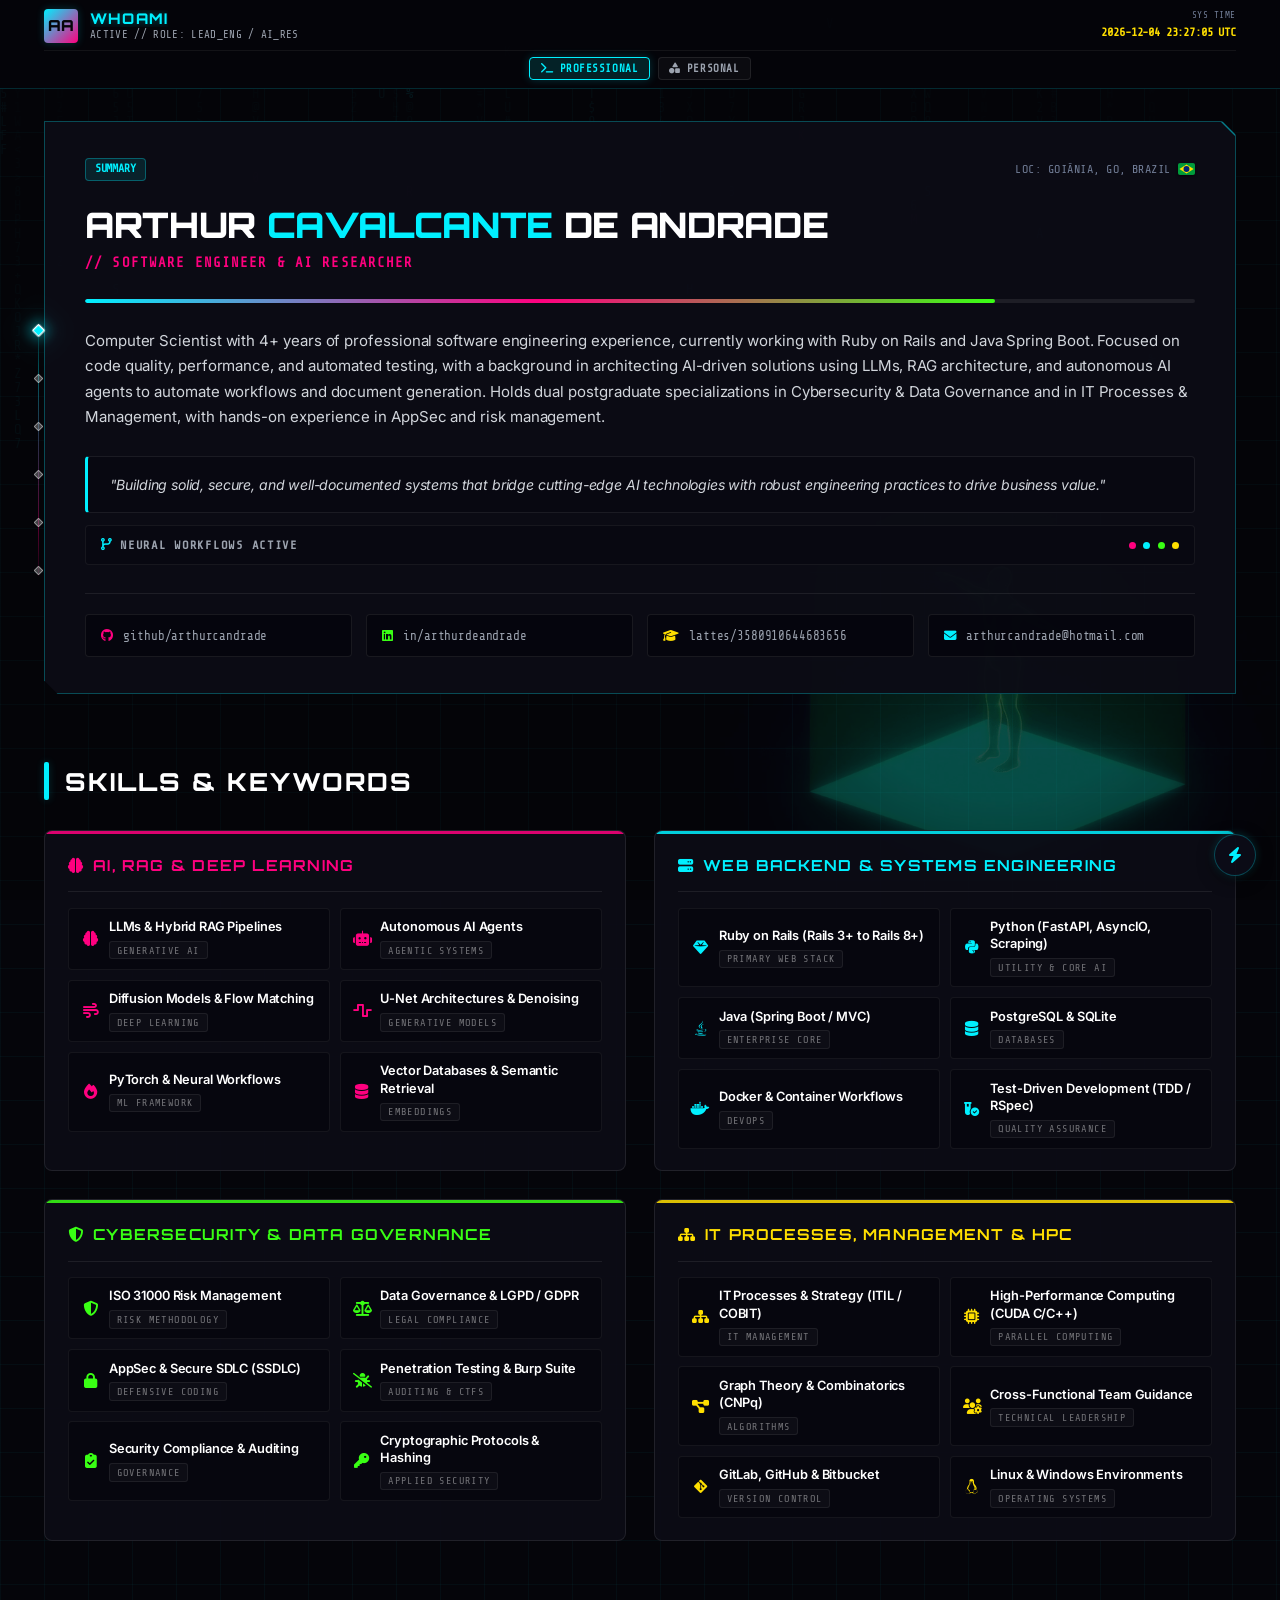
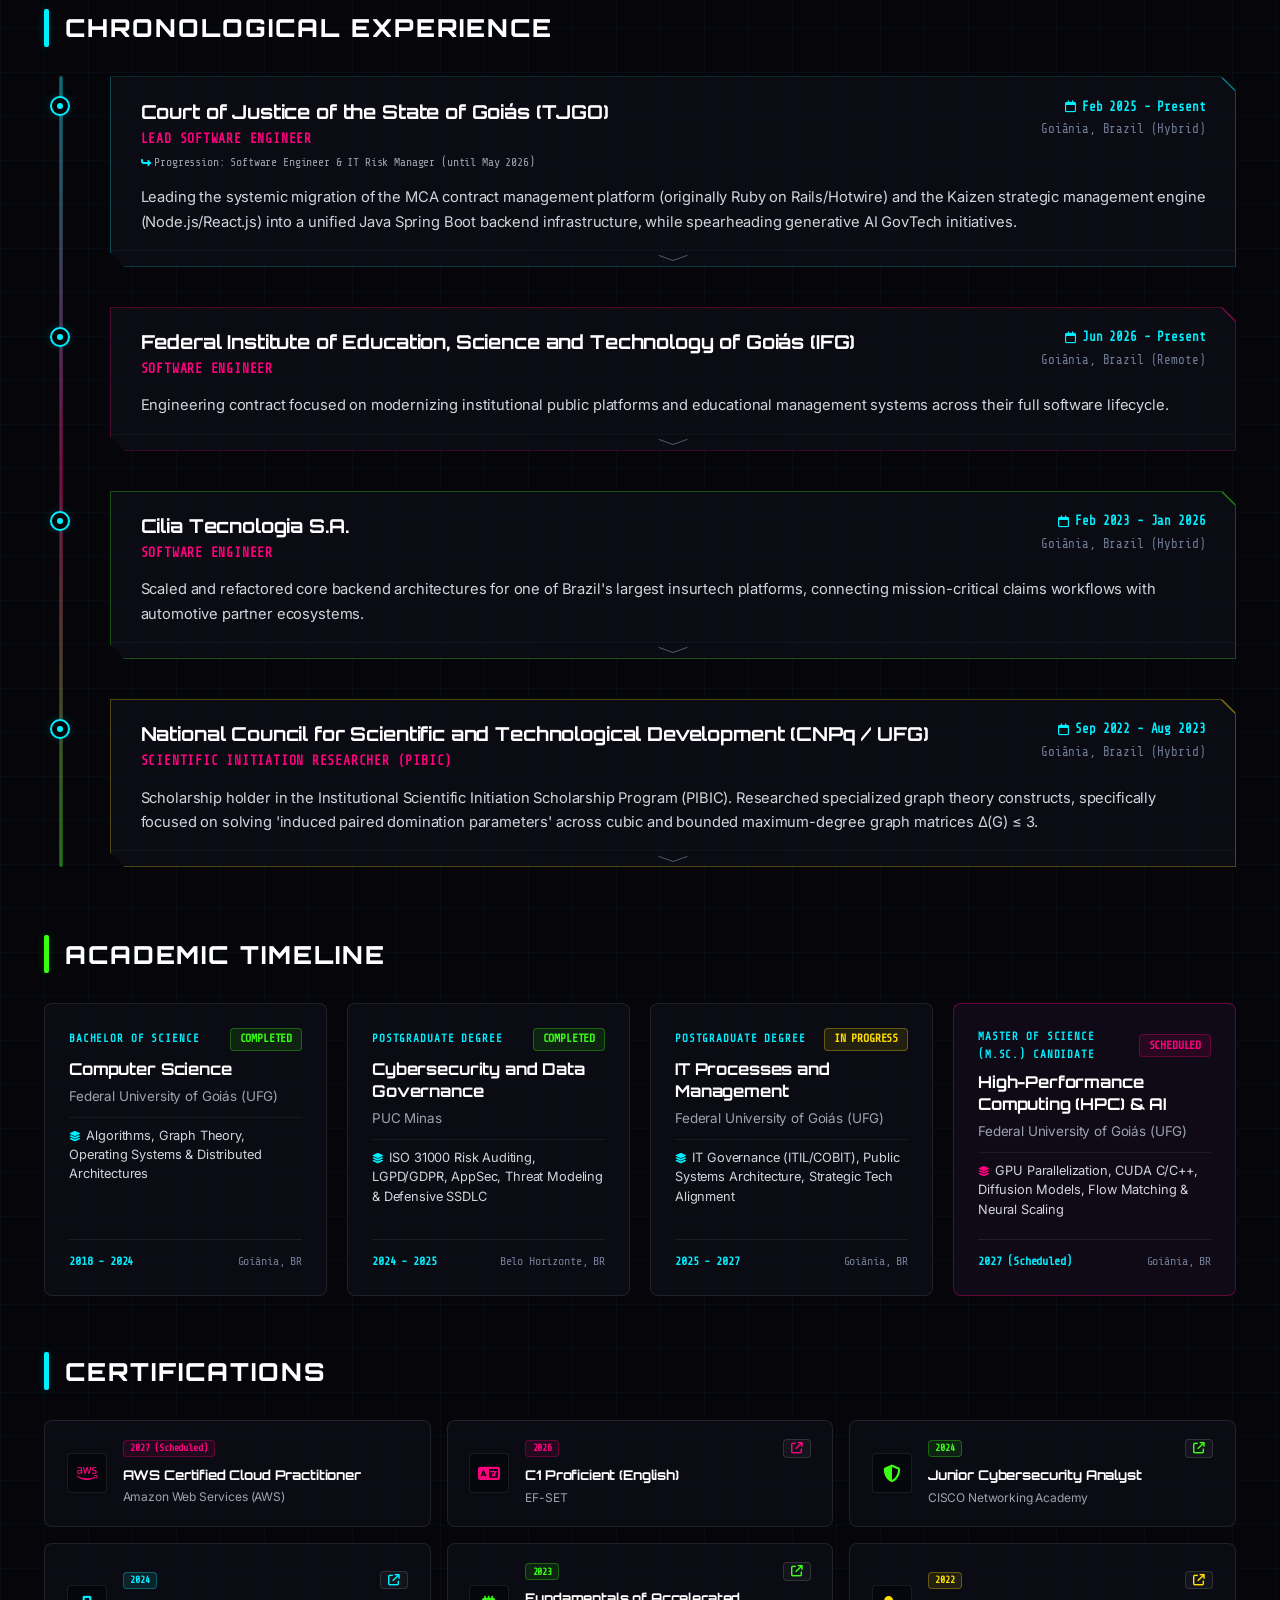
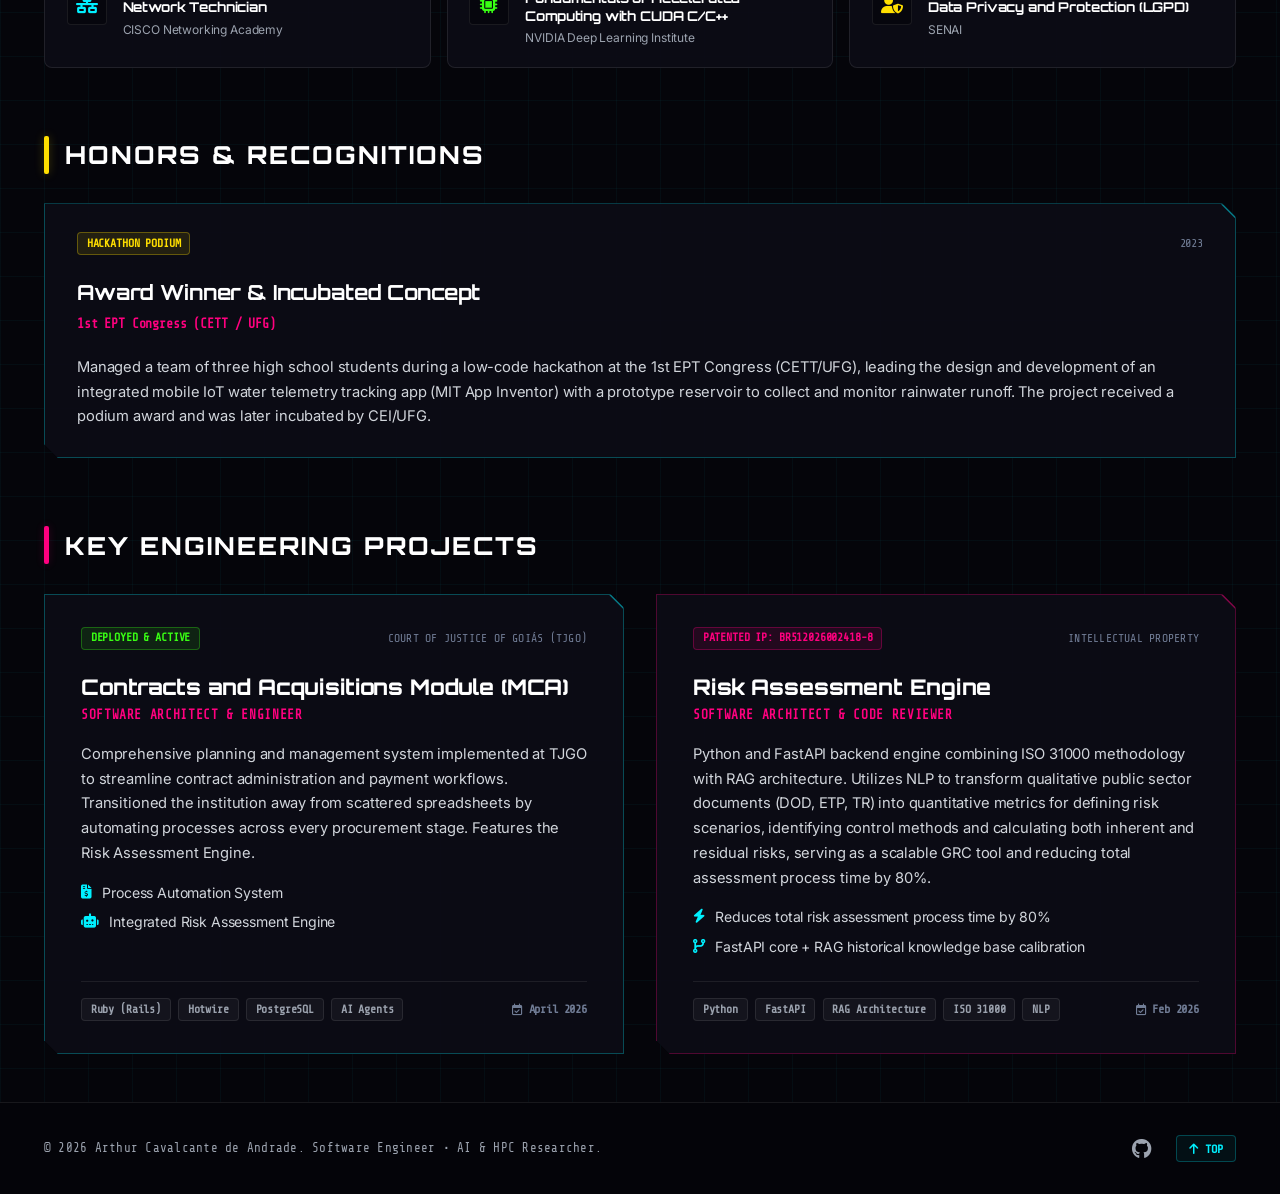
<file: index.html>
<!DOCTYPE html>
<html lang="en" class="dark">

<head>
  <meta charset="UTF-8">
  <meta name="viewport" content="width=device-width, initial-scale=1.0">

  <script>
    if (localStorage.getItem('hud_matrix_fx') === 'false') {
      document.documentElement.classList.add('fx-eco');
    }
  </script>

  <!-- Primary Meta Tags -->
  <title>Arthur Andrade | About Me</title>
  <meta name="title" content="Arthur Andrade | About Me">
  <meta name="description"
    content="Software Engineer & AI Researcher specializing in Distributed Systems, Generative AI (LLMs, RAG, Diffusion Models, Flow Matching), and High-Performance Computing (HPC).">
  <meta name="keywords"
    content="Arthur Cavalcante de Andrade, Software Engineer, AI Researcher, Deep Learning, Diffusion Models, Flow Matching, HPC, RAG, Python, FastAPI, Java, Spring Boot, Graph Theory, TJGO">
  <meta name="author" content="Arthur Cavalcante de Andrade">
  <meta name="robots" content="index, follow">

  <!-- Favicon -->
  <link rel="icon" type="image/svg+xml" href="favicon.svg">
  <link rel="alternate icon" href="favicon.svg">

  <!-- Open Graph / Facebook / LinkedIn -->
  <meta property="og:type" content="website">
  <meta property="og:url" content="https://arthurcandrade.github.io/">
  <meta property="og:title" content="Arthur Cavalcante de Andrade">
  <meta property="og:description"
    content="Software Engineer & AI Researcher specializing in Distributed Systems, Generative AI (LLMs, RAG, Diffusion Models, Flow Matching), and High-Performance Computing (HPC).">

  <!-- Twitter -->
  <meta property="twitter:card" content="summary_large_image">
  <meta property="twitter:title" content="Arthur Cavalcante de Andrade">
  <meta property="twitter:description"
    content="Software Engineer & AI Researcher specializing in Distributed Systems, Generative AI (LLMs, RAG, Diffusion Models, Flow Matching), and High-Performance Computing (HPC).">

  <!-- Google Fonts: Orbitron (tech), Share Tech Mono (HUD), Inter (clean UI) -->
  <link rel="preconnect" href="https://fonts.googleapis.com">
  <link rel="preconnect" href="https://fonts.gstatic.com" crossorigin>
  <link
    href="https://fonts.googleapis.com/css2?family=Inter:wght@400;500;600;700&family=Orbitron:wght@700;800;900&family=Share+Tech+Mono&display=swap"
    rel="stylesheet">

  <!-- FontAwesome Icons -->
  <link rel="stylesheet" href="https://cdnjs.cloudflare.com/ajax/libs/font-awesome/6.5.1/css/all.min.css"
    integrity="sha512-DTOQO9RWCH3ppGqcWaEA1BIZOC6xxalwEsw9c2QQeAIftl+Vegovlnee1c9QX4TctnWMn13TZye+giMm8e2LwA=="
    crossorigin="anonymous" referrerpolicy="no-referrer">

  <!-- Componentized Cyberpunk Stylesheet Architecture -->
  <link rel="stylesheet" href="css/variables.css">
  <link rel="stylesheet" href="css/base.css">
  <link rel="stylesheet" href="css/components/header.css">
  <link rel="stylesheet" href="css/components/hero.css">
  <link rel="stylesheet" href="css/components/skills.css">
  <link rel="stylesheet" href="css/components/experience.css">
  <link rel="stylesheet" href="css/components/education.css">
  <link rel="stylesheet" href="css/components/honors.css">
  <link rel="stylesheet" href="css/components/projects.css">
  <link rel="stylesheet" href="css/components/personal.css">
  <link rel="stylesheet" href="css/components/side-guide.css">
  <link rel="stylesheet" href="css/components/footer.css">
</head>

<body class="grid-bg">

  <!-- Ambient Hologram Wireframe in Background (Under Matrix Rain) -->
  <div class="bg-hologram-wrap" aria-hidden="true">
    <img src="assets/hero/body-scan.gif" alt="" class="bg-hologram-gif" loading="lazy" decoding="async" />
  </div>

  <!-- Matrix Rain Canvas Background -->
  <canvas id="matrix-canvas"></canvas>

  <!-- Mount: Top HUD Header -->
  <div id="header-mount"></div>

  <!-- Mount: Lateral HUD Section Guide (Scroll Spy) -->
  <div id="side-guide-mount"></div>

  <!-- Main Content Layout -->
  <main class="container relative z-10"
    style="display: flex; flex-direction: column; padding-top: 2rem; padding-bottom: 1.5rem;">

    <!-- REALM 01: PROFESSIONAL (Engineering, Systems & Academic CV) -->
    <div id="realm-professional" class="portal-realm-view active-view">
      <!-- Mount: Hero Profile & Systems Telemetry -->
      <div id="hero-mount"></div>

      <!-- Mount: Skills Matrix -->
      <div id="skills-mount"></div>

      <!-- Mount: Experience Motherboard Bus -->
      <div id="experience-mount"></div>

      <!-- Mount: Education & Certifications -->
      <div id="education-mount"></div>

      <!-- Mount: Honors & Recognitions -->
      <div id="honors-mount"></div>

      <!-- Mount: Key Engineering Projects -->
      <div id="projects-mount"></div>
    </div>

    <!-- REALM 02: PERSONAL (Gear, Gaming, Music) -->
    <div id="realm-personal" class="portal-realm-view hidden-view">
      <!-- Mount: Personal Hub -->
      <div id="personal-mount"></div>
    </div>

  </main>

  <!-- Mount: Cyber Telemetry Footer -->
  <div id="footer-mount"></div>

  <!-- Floating Quick FX Mode Toggle (Bottom-Right Corner) -->
  <button id="btn-fx-toggle" class="floating-fx-btn fx-active" type="button" aria-label="Toggle Matrix FX Animation"
    title="Matrix FX: HIGH (Click for ECO Mode)">
    <i class="fa-solid fa-bolt"></i>
  </button>

  <!-- Application Coordinator (ES6+ Module) -->
  <script type="module" src="js/app.js"></script>

</body>

</html>
</file>
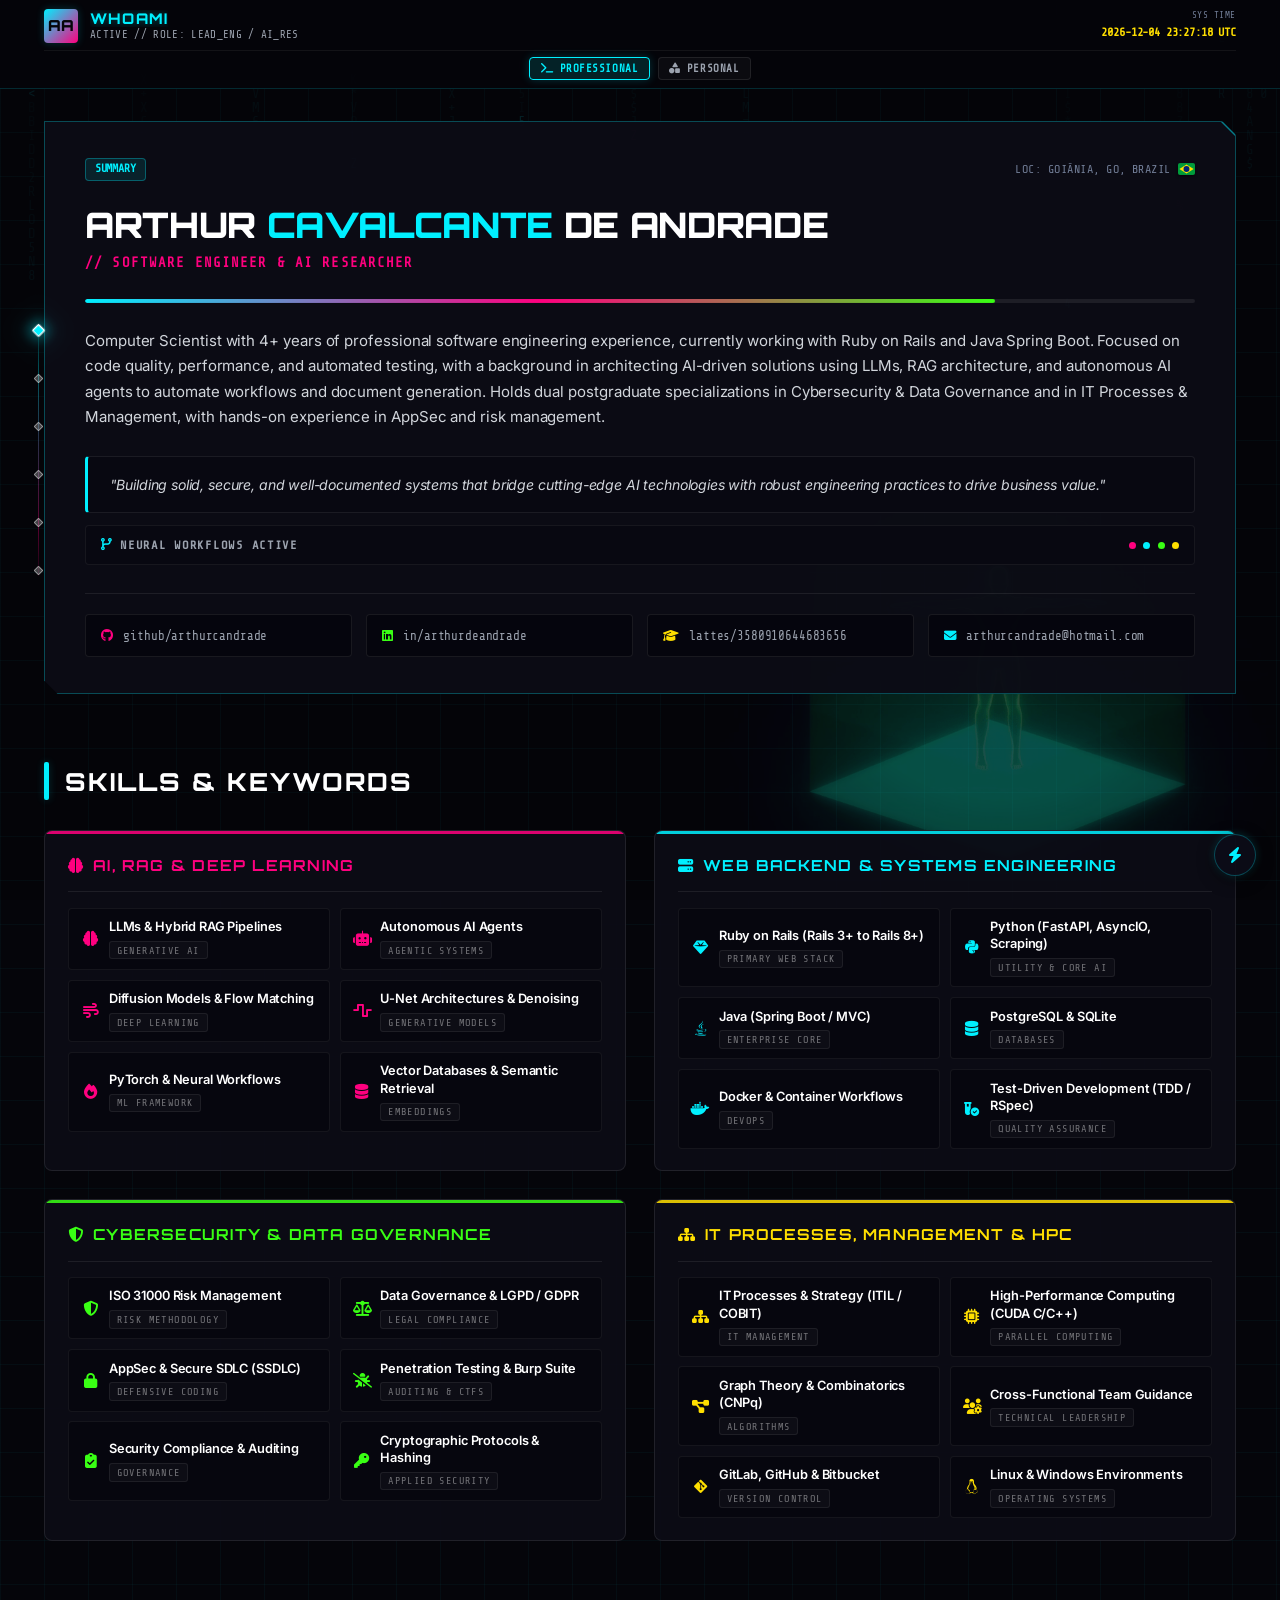
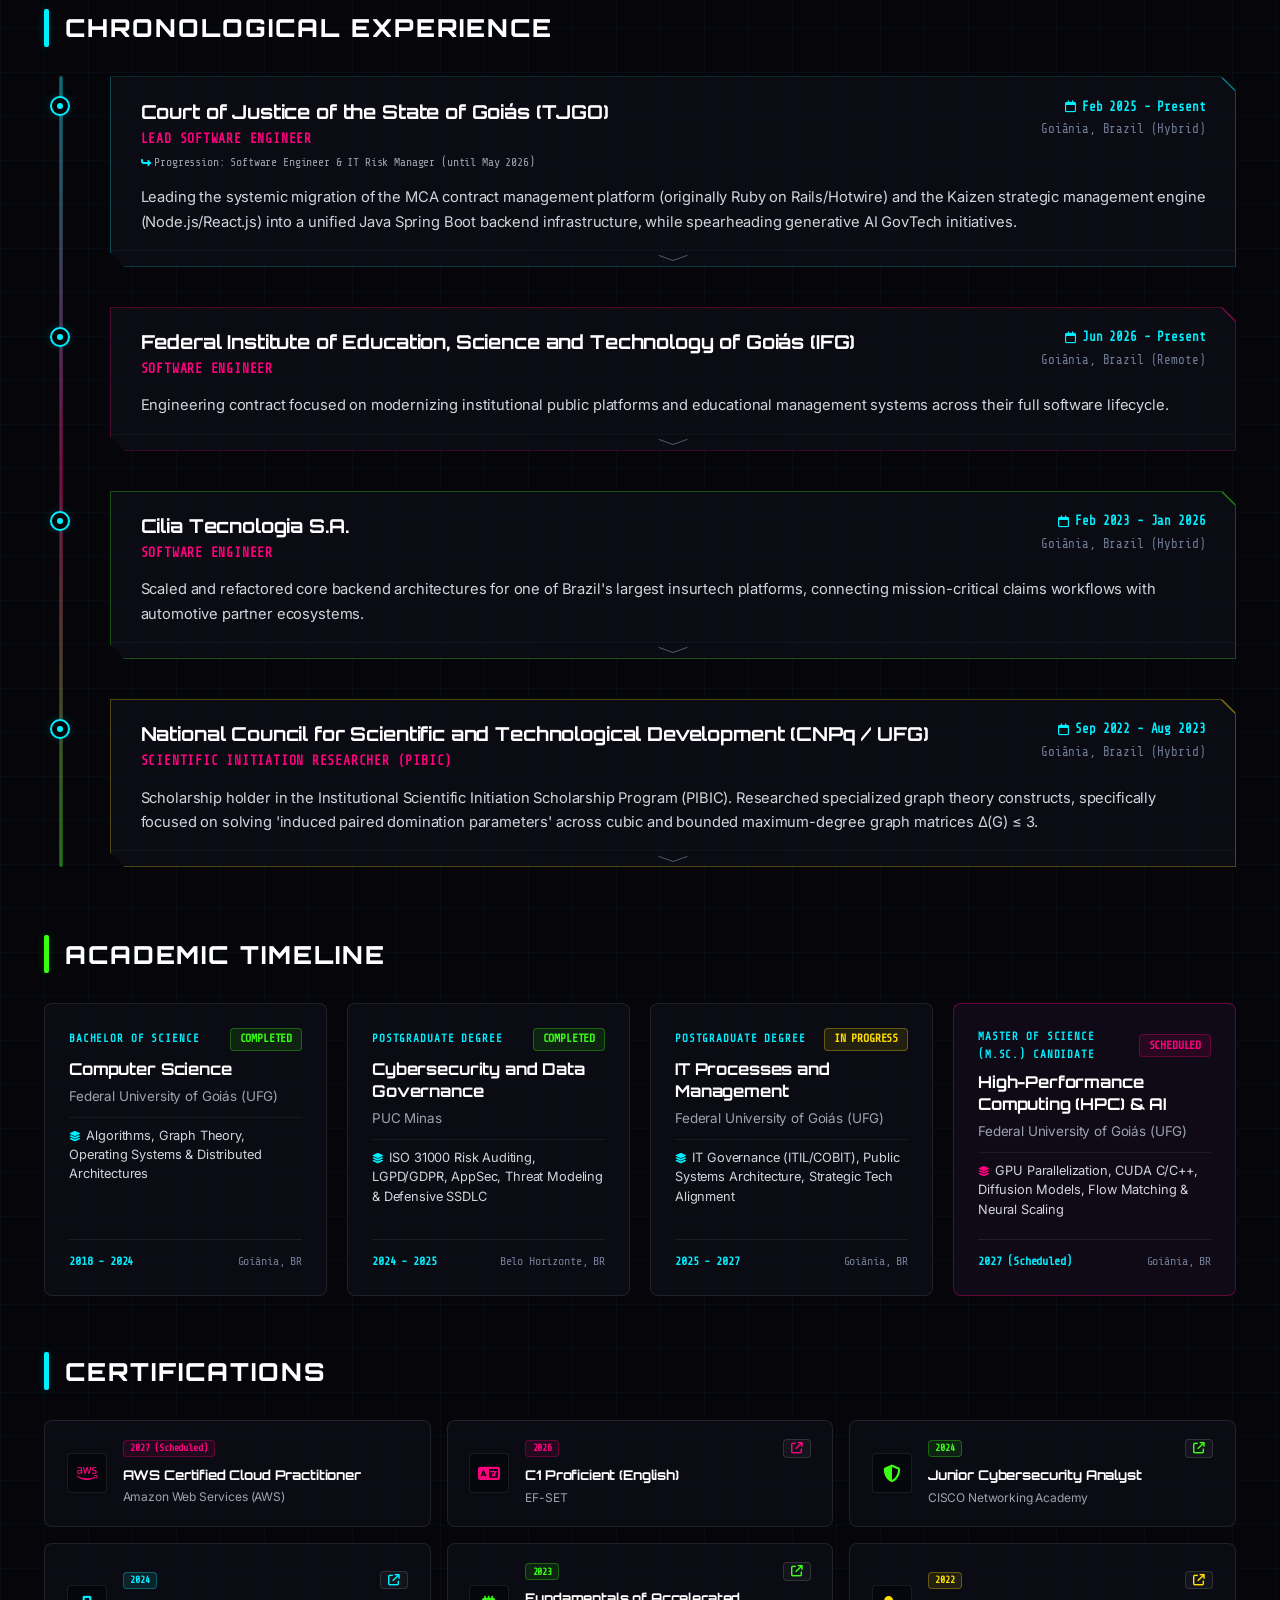
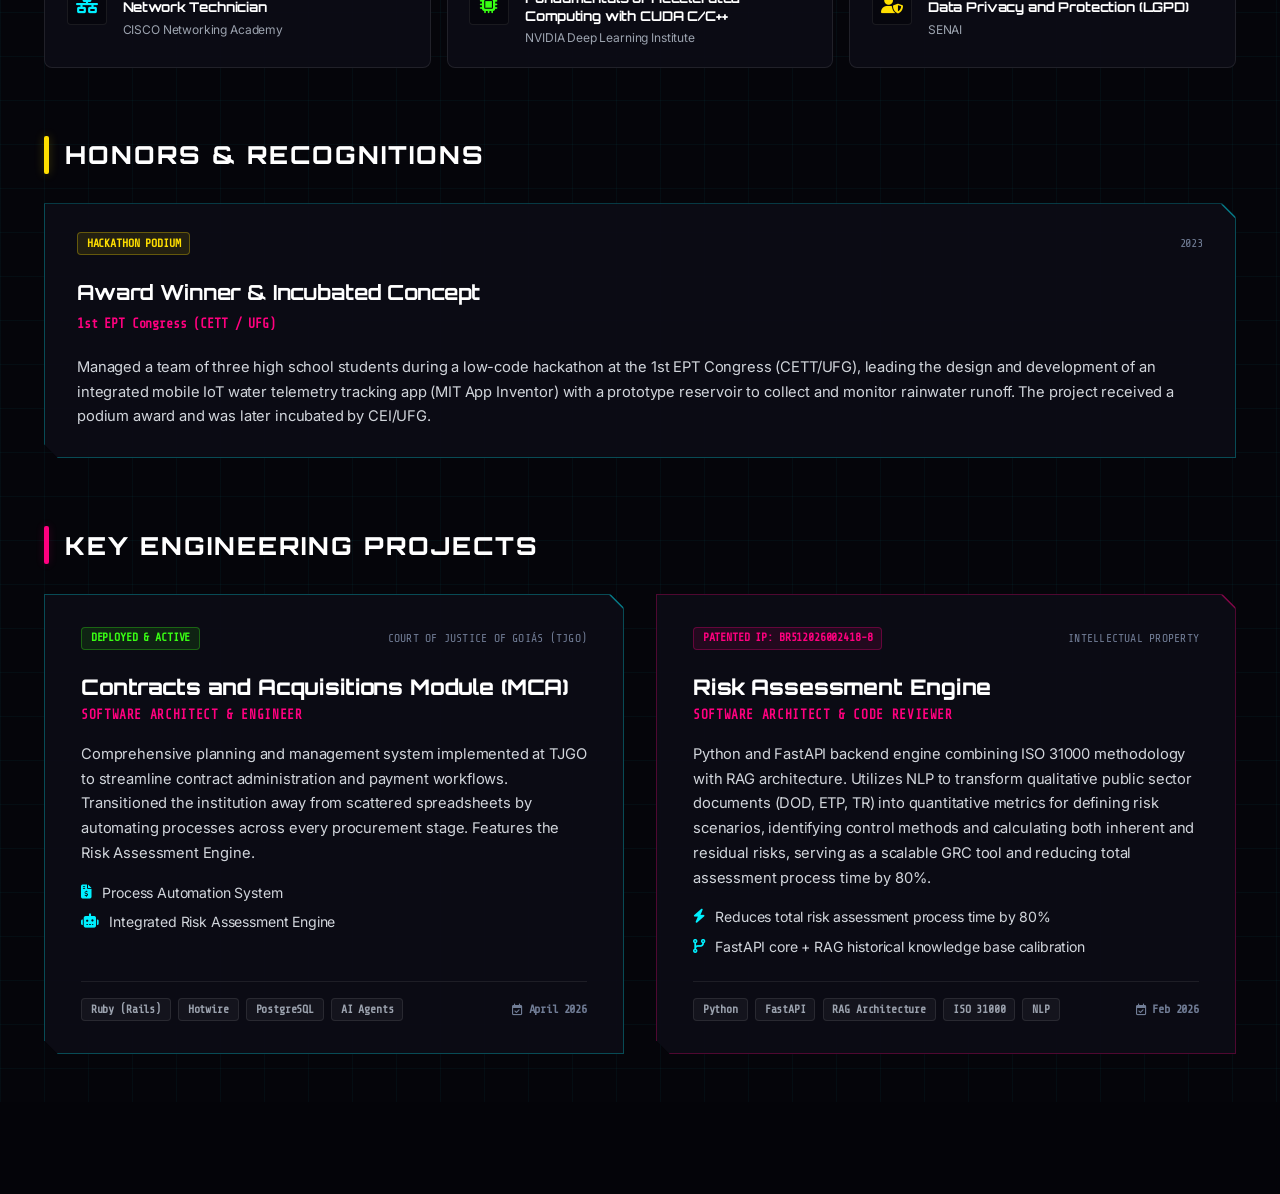
<file: professional/index.html>
<!DOCTYPE html>
<html lang="en">
<head>
  <meta charset="UTF-8">
  <meta http-equiv="refresh" content="0; url=../#professional">
  <title>Arthur Cavalcante | Professional Realm</title>
  <script>
    const search = window.location.search || '';
    const hash = window.location.hash || '#professional';
    window.location.replace('../' + search + hash);
  </script>
</head>
<body>
  <p>Redirecting to <a href="../#professional">Professional Realm</a>...</p>
</body>
</html>
</file>
<file: css/variables.css>
/**
 * Arthur Cavalcante de Andrade | Portfolio
 * CSS Design Tokens & High-Contrast Cyberpunk Theme Variables
 */

:root {
  /* Cyberpunk Core Palette */
  --bg-primary: #05050a;
  --bg-panel: #0b0b14;
  --bg-panel-elevated: #111122;
  --bg-card: rgba(12, 12, 22, 0.95);
  --bg-card-hover: rgba(18, 18, 32, 0.98);
  --bg-card-solid: #0c0c16;
  --bg-darker: #020205;

  /* Neon Accent Colors */
  --neon-cyan: #00f0ff;
  --neon-cyan-rgb: 0, 240, 255;
  --neon-magenta: #ff007f;
  --neon-magenta-rgb: 255, 0, 127;
  --neon-green: #39ff14;
  --neon-green-rgb: 57, 255, 20;
  --neon-yellow: #ffdf00;
  --neon-yellow-rgb: 255, 223, 0;
  --neon-purple: #8b5cf6;
  --neon-purple-rgb: 139, 92, 246;

  /* Text & Surface Tones (High Contrast & Ergonomic) */
  --text-primary: #ffffff;
  --text-secondary: #d1d5db;
  --text-dim: #9ca3af;
  --text-muted: #717d96;
  --border-subtle: rgba(255, 255, 255, 0.09);
  --border-cyan: rgba(0, 240, 255, 0.28);
  --border-magenta: rgba(255, 0, 127, 0.28);
  --border-green: rgba(57, 255, 20, 0.28);
  --border-yellow: rgba(255, 223, 0, 0.28);

  /* Neon Box Shadows (Subtle, Crisp, Non-blinding) */
  --shadow-glow-cyan: 0 0 16px rgba(0, 240, 255, 0.3);
  --shadow-glow-cyan-sm: 0 0 8px rgba(0, 240, 255, 0.2);
  --shadow-glow-magenta: 0 0 16px rgba(255, 0, 127, 0.3);
  --shadow-glow-magenta-sm: 0 0 8px rgba(255, 0, 127, 0.2);
  --shadow-glow-green: 0 0 16px rgba(57, 255, 20, 0.3);
  --shadow-glow-green-sm: 0 0 8px rgba(57, 255, 20, 0.2);
  --shadow-glow-yellow: 0 0 16px rgba(255, 223, 0, 0.3);

  /* Typography Roles */
  --font-sans: 'Inter', -apple-system, BlinkMacSystemFont, 'Segoe UI', Roboto, sans-serif;
  --font-tech: 'Orbitron', -apple-system, BlinkMacSystemFont, sans-serif;
  --font-mono: 'Share Tech Mono', 'Courier New', monospace;

  /* Layout & Transitions */
  --container-max-width: 1240px;
  --radius-sm: 4px;
  --radius-md: 8px;
  --radius-lg: 12px;
  --transition-fast: 0.15s ease;
  --transition-normal: 0.22s cubic-bezier(0.4, 0, 0.2, 1);
  --transition-glow: 0.3s cubic-bezier(0.16, 1, 0.3, 1);
}
</file>
<file: css/base.css>
/**
 * Arthur Cavalcante de Andrade | Portfolio
 * Base Styles, Reset, Ergonomic Cyber Grid & High-Performance Utility Classes
 */

*,
*::before,
*::after {
  box-sizing: border-box;
  margin: 0;
  padding: 0;
}

html {
  scroll-behavior: smooth;
  scroll-padding-top: 4.75rem;
  color-scheme: dark;
}

section,
[id] {
  scroll-margin-top: 4.75rem;
}

/* Floating Quick FX Mode Toggle (Bottom-Right Corner) */
.floating-fx-btn {
  position: fixed;
  bottom: 1.5rem;
  right: 1.5rem;
  width: 42px;
  height: 42px;
  border-radius: 50%;
  background: rgba(12, 12, 24, 0.94);
  border: 1px solid var(--border-cyan);
  color: var(--neon-cyan);
  display: flex;
  align-items: center;
  justify-content: center;
  font-size: 1rem;
  cursor: pointer;
  z-index: 999;
  transition: all var(--transition-fast);
  box-shadow: 0 4px 16px rgba(0, 0, 0, 0.6), var(--shadow-glow-cyan-sm);
  outline: none;
}

.floating-fx-btn:hover {
  transform: translateY(-2px) scale(1.06);
  box-shadow: 0 6px 20px rgba(0, 0, 0, 0.75), var(--shadow-glow-cyan);
}

.floating-fx-btn.fx-eco {
  border-color: var(--border-green);
  color: var(--neon-green);
  box-shadow: 0 4px 16px rgba(0, 0, 0, 0.6), var(--shadow-glow-green-sm);
}

.floating-fx-btn.fx-eco:hover {
  box-shadow: 0 6px 20px rgba(0, 0, 0, 0.75), var(--shadow-glow-green);
}

@media (max-width: 640px) {
  .floating-fx-btn {
    bottom: 1.1rem;
    right: 1.1rem;
    width: 38px;
    height: 38px;
    font-size: 0.92rem;
  }
}

/* =======================================================
   TOTAL ANIMATION SUPPRESSION (ECO MODE)
   When FX is disabled, pause & eliminate all keyframe animations,
   matrix rain background canvas and pulsating effects
   ======================================================= */
html.fx-eco *,
html.fx-eco *::before,
html.fx-eco *::after,
body.fx-eco *,
body.fx-eco *::before,
body.fx-eco *::after {
  animation: none !important;
  -webkit-animation: none !important;
}

html.fx-eco #matrix-canvas,
body.fx-eco #matrix-canvas,
html.fx-eco .bg-hologram-wrap,
body.fx-eco .bg-hologram-wrap {
  display: none !important;
  opacity: 0 !important;
}

/* Ensure progress bar remains at a clean static 82% */
html.fx-eco .decrypt-bar-fill,
body.fx-eco .decrypt-bar-fill {
  transform: none !important;
  width: 82% !important;
  opacity: 1 !important;
}

/* Ensure side guide active dot remains crisp and static */
html.fx-eco .hud-side-node.active .hud-side-marker-dot,
body.fx-eco .hud-side-node.active .hud-side-marker-dot {
  transform: rotate(45deg) scale(1.3) !important;
  -webkit-transform: rotate(45deg) scale(1.3) !important;
  box-shadow: 0 0 8px var(--neon-cyan) !important;
}

html.fx-eco .hud-side-guide.personal-theme .hud-side-node.active .hud-side-marker-dot,
body.fx-eco .hud-side-guide.personal-theme .hud-side-node.active .hud-side-marker-dot {
  box-shadow: 0 0 8px var(--neon-magenta) !important;
}

body {
  background-color: var(--bg-primary);
  color: var(--text-secondary);
  font-family: var(--font-sans);
  font-size: 15px;
  line-height: 1.65;
  letter-spacing: -0.01em;
  overflow-x: hidden;
  position: relative;
  min-height: 100vh;
  -webkit-font-smoothing: antialiased;
  -moz-osx-font-smoothing: grayscale;
}

/* Cyber Matrix Background Grid (Hardware-Accelerated) */
.grid-bg {
  background-size: 44px 44px;
  background-image:
    linear-gradient(to right, rgba(0, 240, 255, 0.035) 1px, transparent 1px),
    linear-gradient(to bottom, rgba(0, 240, 255, 0.035) 1px, transparent 1px);
}

/* Ambient Cybernetic Hologram (Under Matrix Rain, Positioned in Bottom-Right Corner) */
.bg-hologram-wrap {
  position: fixed;
  bottom: 0;
  right: 0;
  width: 560px;
  max-width: 45vw;
  pointer-events: none;
  z-index: 0;
  display: flex;
  align-items: flex-end;
  justify-content: flex-end;
  mix-blend-mode: screen;
  opacity: 0.35;
  user-select: none;
  transition: opacity 0.5s ease;
}

.bg-hologram-gif {
  width: 100%;
  height: auto;
  aspect-ratio: 800 / 666;
  object-fit: contain;
  display: block;
  mix-blend-mode: screen;
  filter: contrast(1.12) brightness(1.08);
  mask-image: radial-gradient(ellipse at center, rgba(0, 0, 0, 1) 40%, rgba(0, 0, 0, 0.7) 70%, rgba(0, 0, 0, 0) 95%);
  -webkit-mask-image: radial-gradient(ellipse at center, rgba(0, 0, 0, 1) 40%, rgba(0, 0, 0, 0.7) 70%, rgba(0, 0, 0, 0) 95%);
}

@media (max-width: 1200px) {
  .bg-hologram-wrap {
    bottom: 0;
    right: 0;
    width: 440px;
    max-width: 45vw;
    opacity: 0.28;
  }
}

@media (max-width: 768px) {
  .bg-hologram-wrap {
    bottom: 0;
    right: 0;
    width: 300px;
    max-width: 65vw;
    opacity: 0.2;
  }
}

/* Matrix Rain Canvas (Layered Directly Over the Hologram) */
#matrix-canvas {
  position: fixed;
  top: 0;
  left: 0;
  width: 100%;
  height: 100%;
  z-index: 1;
  opacity: 0.18;
  pointer-events: none;
  transition: opacity 0.4s ease;
}

/* Main Container Wrapper */
.container {
  width: 100%;
  max-width: var(--container-max-width);
  margin-left: auto;
  margin-right: auto;
  padding-left: 1.5rem;
  padding-right: 1.5rem;
}

@media (max-width: 640px) {
  .container {
    padding-left: 1rem;
    padding-right: 1rem;
  }
}

@media (max-width: 380px) {
  .container {
    padding-left: 0.75rem;
    padding-right: 0.75rem;
  }
}

/* Custom Scrollbar */
::-webkit-scrollbar {
  width: 7px;
  height: 7px;
}

::-webkit-scrollbar-track {
  background: var(--bg-primary);
}

::-webkit-scrollbar-thumb {
  background: rgba(0, 240, 255, 0.35);
  border-radius: 3px;
}

::-webkit-scrollbar-thumb:hover {
  background: rgba(0, 240, 255, 0.7);
  box-shadow: 0 0 10px var(--neon-cyan);
}

/* High-Performance Cybernetic Card (Zero Backdrop Blur Jank) */
.cyber-card {
  position: relative;
  background: var(--bg-card);
  border: 1px solid var(--border-cyan);
  clip-path: polygon(0 0,
      calc(100% - 14px) 0,
      100% 14px,
      100% 100%,
      14px 100%,
      0 calc(100% - 14px));
  transition: border-color var(--transition-fast), box-shadow var(--transition-fast), transform var(--transition-fast);
}

.cyber-card::before {
  content: '';
  position: absolute;
  top: 0;
  right: 0;
  width: 14px;
  height: 14px;
  background: rgba(0, 240, 255, 0.5);
  clip-path: polygon(100% 0, 0 0, 100% 100%);
  pointer-events: none;
  transition: background var(--transition-fast);
}

.cyber-card:hover {
  border-color: rgba(0, 240, 255, 0.75);
  box-shadow: 0 4px 20px rgba(0, 240, 255, 0.15);
  transform: translateY(-2px);
}

.cyber-card:hover::before {
  background: var(--neon-cyan);
}

/* Cyber Card Magenta Variant */
.cyber-card.magenta-variant {
  border-color: var(--border-magenta);
}

.cyber-card.magenta-variant::before {
  background: rgba(255, 0, 127, 0.5);
}

.cyber-card.magenta-variant:hover {
  border-color: rgba(255, 0, 127, 0.75);
  box-shadow: 0 4px 20px rgba(255, 0, 127, 0.15);
}

.cyber-card.magenta-variant:hover::before {
  background: var(--neon-magenta);
}

/* Cyber Card Green Variant */
.cyber-card.green-variant {
  border-color: var(--border-green);
}

.cyber-card.green-variant::before {
  background: rgba(57, 255, 20, 0.5);
}

.cyber-card.green-variant:hover {
  border-color: rgba(57, 255, 20, 0.75);
  box-shadow: 0 4px 20px rgba(57, 255, 20, 0.15);
}

.cyber-card.green-variant:hover::before {
  background: var(--neon-green);
}

/* Cyber Card Yellow Variant */
.cyber-card.yellow-variant {
  border-color: var(--border-yellow);
}

.cyber-card.yellow-variant::before {
  background: rgba(255, 223, 0, 0.5);
}

.cyber-card.yellow-variant:hover {
  border-color: rgba(255, 223, 0, 0.75);
  box-shadow: 0 4px 20px rgba(255, 223, 0, 0.15);
}

.cyber-card.yellow-variant:hover::before {
  background: var(--neon-yellow);
}


/* Section Header Structure */
.section-title-wrap {
  display: flex;
  align-items: center;
  gap: 1rem;
  margin-bottom: 1.85rem;
}

.section-accent-bar {
  width: 5px;
  height: 38px;
  border-radius: 2px;
  background-color: var(--neon-cyan);
  box-shadow: var(--shadow-glow-cyan-sm);
  flex-shrink: 0;
}

.section-accent-bar.cyan {
  background-color: var(--neon-cyan);
  box-shadow: var(--shadow-glow-cyan-sm);
}

.section-accent-bar.magenta {
  background-color: var(--neon-magenta);
  box-shadow: var(--shadow-glow-magenta-sm);
}

.section-accent-bar.green {
  background-color: var(--neon-green);
  box-shadow: var(--shadow-glow-green-sm);
}

.section-accent-bar.yellow {
  background-color: var(--neon-yellow);
  box-shadow: 0 0 10px rgba(255, 223, 0, 0.25);
}

.section-heading {
  font-family: var(--font-tech);
  font-size: 1.55rem;
  font-weight: 800;
  letter-spacing: 0.08em;
  color: var(--text-primary);
  text-transform: uppercase;
  line-height: 1.25;
}

/* Glitch Animation (Only on hover, low overhead) */
@keyframes glitch {
  0% {
    transform: translate(0);
  }

  25% {
    transform: translate(-1px, 1px);
  }

  50% {
    transform: translate(1px, -1px);
  }

  75% {
    transform: translate(-1px, -1px);
  }

  100% {
    transform: translate(0);
  }
}

.glitch-hover:hover {
  animation: glitch 0.25s 1 linear;
}

/* Buttons */
.btn {
  display: inline-flex;
  align-items: center;
  justify-content: center;
  gap: 0.5rem;
  padding: 0.7rem 1.35rem;
  font-family: var(--font-tech);
  font-size: 0.78rem;
  font-weight: 700;
  letter-spacing: 0.08em;
  text-transform: uppercase;
  border-radius: var(--radius-sm);
  cursor: pointer;
  text-decoration: none;
  transition: all var(--transition-normal);
  border: 1px solid transparent;
}

.btn-cyan {
  border-color: var(--neon-cyan);
  background: rgba(var(--neon-cyan-rgb), 0.08);
  color: var(--neon-cyan);
}

.btn-cyan:hover {
  background: var(--neon-cyan);
  color: var(--bg-primary);
  box-shadow: 0 0 18px rgba(var(--neon-cyan-rgb), 0.5);
}

.btn-magenta {
  border-color: var(--neon-magenta);
  background: rgba(var(--neon-magenta-rgb), 0.08);
  color: var(--neon-magenta);
}

.btn-magenta:hover {
  background: var(--neon-magenta);
  color: #ffffff;
  box-shadow: 0 0 18px rgba(var(--neon-magenta-rgb), 0.5);
}

.btn-sm {
  padding: 0.35rem 0.75rem;
  font-size: 0.7rem;
}

/* Badge Tags (Telemetry / Categories) */
.badge {
  display: inline-flex;
  align-items: center;
  gap: 0.35rem;
  padding: 0.22rem 0.55rem;
  font-family: var(--font-mono);
  font-size: 0.72rem;
  font-weight: 600;
  line-height: 1.2;
  border-radius: var(--radius-sm);
  background: rgba(255, 255, 255, 0.04);
  border: 1px solid var(--border-subtle);
  color: var(--text-dim);
  transition: all var(--transition-fast);
}

.badge-cyan {
  background: rgba(var(--neon-cyan-rgb), 0.1);
  border-color: rgba(var(--neon-cyan-rgb), 0.3);
  color: var(--neon-cyan);
}

.badge-magenta {
  background: rgba(var(--neon-magenta-rgb), 0.1);
  border-color: rgba(var(--neon-magenta-rgb), 0.3);
  color: var(--neon-magenta);
}

.badge-green {
  background: rgba(var(--neon-green-rgb), 0.1);
  border-color: rgba(var(--neon-green-rgb), 0.3);
  color: var(--neon-green);
}

.badge-yellow {
  background: rgba(var(--neon-yellow-rgb), 0.1);
  border-color: rgba(var(--neon-yellow-rgb), 0.3);
  color: var(--neon-yellow);
}

/* Pulse animation utility (GPU-friendly opacity) */
.pulse-glow {
  animation: pulseGlow 2.5s infinite alternate ease-in-out;
}

@keyframes pulseGlow {
  0% {
    opacity: 0.65;
  }

  100% {
    opacity: 1;
  }
}

/* Layout Utilities */
.relative {
  position: relative;
}

.z-10 {
  z-index: 10;
}

.text-cyan {
  color: var(--neon-cyan);
}

.text-magenta {
  color: var(--neon-magenta);
}

.text-green {
  color: var(--neon-green);
}

.text-yellow {
  color: var(--neon-yellow);
}

.text-muted {
  color: var(--text-muted);
}

.text-dim {
  color: var(--text-dim);
}

.text-white {
  color: #ffffff;
}

/* Portal Realm Transitions */
.portal-realm-view {
  transition: opacity 0.22s cubic-bezier(0.4, 0, 0.2, 1), transform 0.22s cubic-bezier(0.4, 0, 0.2, 1);
  width: 100%;
}

.portal-realm-view.active-view {
  display: flex;
  flex-direction: column;
  gap: 4.25rem;
  opacity: 1;
  transform: translateY(0);
}

.portal-realm-view.hidden-view {
  display: none !important;
  opacity: 0;
  transform: translateY(6px);
}

/* Cyber Tech Chips */
.tech-chip {
  display: inline-flex;
  align-items: center;
  padding: 0.22rem 0.58rem;
  font-family: var(--font-mono);
  font-size: 0.72rem;
  font-weight: 600;
  border-radius: var(--radius-sm);
  background: rgba(255, 255, 255, 0.04);
  border: 1px solid var(--border-subtle);
  color: var(--text-dim);
  letter-spacing: 0.03em;
  transition: all var(--transition-fast);
}

.tech-chip:hover {
  border-color: rgba(0, 240, 255, 0.45);
  color: var(--neon-cyan);
  background: rgba(0, 240, 255, 0.08);
}
</file>
<file: css/components/header.css>
/**
 * Header Component CSS - Multi-tier Responsive HUD Navigation Bar
 * High-performance, compact, and streamlined
 */

.hud-header {
  position: sticky;
  top: 0;
  z-index: 100;
  background: rgba(5, 5, 10, 0.95);
  border-bottom: 1px solid rgba(0, 240, 255, 0.16);
  padding: 0.5rem 0 0.4rem 0;
  transition: border-color var(--transition-fast), box-shadow var(--transition-fast), background var(--transition-fast);
  width: 100%;
}

.hud-header.scrolled {
  background: rgba(5, 5, 10, 0.98);
  border-bottom-color: rgba(0, 240, 255, 0.32);
  box-shadow: 0 4px 20px rgba(0, 0, 0, 0.75);
}

.hud-header-container {
  display: flex;
  flex-direction: column;
  gap: 0.45rem;
  width: 100%;
}

/* Row 1: Brand (Left) & Controls (Right) */
.hud-top-row {
  display: flex;
  align-items: center;
  justify-content: space-between;
  gap: 1rem;
  width: 100%;
  min-width: 0;
}

/* Brand Node (Left) */
.hud-brand {
  display: flex;
  align-items: center;
  gap: 0.75rem;
  text-decoration: none;
  min-width: 0;
  flex: 1;
}

.hud-avatar-box {
  width: 34px;
  height: 34px;
  border-radius: var(--radius-sm);
  background: linear-gradient(135deg, var(--neon-cyan), var(--neon-magenta));
  display: flex;
  align-items: center;
  justify-content: center;
  font-family: var(--font-tech);
  font-size: 0.95rem;
  font-weight: 900;
  color: #05050a;
  box-shadow: var(--shadow-glow-cyan-sm);
  transition: transform var(--transition-fast);
  flex-shrink: 0;
}

.hud-brand:hover .hud-avatar-box {
  transform: scale(1.05);
}

.hud-brand-details {
  display: flex;
  flex-direction: column;
  gap: 0.05rem;
  min-width: 0;
}

.hud-brand-heading {
  font-family: var(--font-tech);
  font-size: 0.92rem;
  font-weight: 800;
  letter-spacing: 0.08em;
  color: #ffffff;
  display: flex;
  align-items: center;
  gap: 0.4rem;
  line-height: 1.2;
  min-width: 0;
}

.hud-brand-name {
  white-space: nowrap;
  overflow: hidden;
  text-overflow: ellipsis;
  color: var(--neon-cyan);
  text-shadow: 0 0 10px rgba(0, 240, 255, 0.4);
}

.hud-role-text {
  font-family: var(--font-mono);
  font-size: 0.68rem;
  color: var(--text-dim);
  letter-spacing: 0.03em;
  white-space: nowrap;
  overflow: hidden;
  text-overflow: ellipsis;
  line-height: 1.25;
}

/* Right Controls: Clock */
.hud-right-controls {
  display: flex;
  align-items: center;
  gap: 0.85rem;
  margin-left: auto;
  flex-shrink: 0;
}

/* Live UTC Clock */
.hud-clock-box {
  display: flex;
  flex-direction: column;
  align-items: flex-end;
  font-family: var(--font-mono);
  font-size: 0.72rem;
  flex-shrink: 0;
}

.hud-clock-label {
  font-size: 0.58rem;
  color: var(--text-muted);
  letter-spacing: 0.06em;
  text-transform: uppercase;
}

.hud-clock-time {
  color: var(--neon-yellow);
  font-weight: 600;
  font-size: 0.75rem;
}

/* Row 2: Centered Sub-bar below name */
.hud-nav-row {
  display: flex;
  align-items: center;
  justify-content: center;
  width: 100%;
  padding-top: 0.35rem;
  padding-bottom: 0.1rem;
  border-top: 1px solid rgba(255, 255, 255, 0.06);
}

/* Realm Switcher Tabs */
.hud-realm-switcher {
  display: flex;
  align-items: center;
  justify-content: center;
  gap: 0.5rem;
  flex-shrink: 0;
}

.hud-realm-btn {
  font-family: var(--font-mono);
  font-size: 0.68rem;
  font-weight: 700;
  letter-spacing: 0.05em;
  padding: 0.25rem 0.65rem;
  border-radius: var(--radius-sm);
  background: rgba(255, 255, 255, 0.03);
  border: 1px solid rgba(255, 255, 255, 0.09);
  color: var(--text-dim);
  cursor: pointer;
  display: inline-flex;
  align-items: center;
  gap: 0.4rem;
  transition: all var(--transition-fast);
  white-space: nowrap;
}

.hud-realm-btn:hover {
  color: #ffffff;
  border-color: rgba(255, 255, 255, 0.25);
  background: rgba(255, 255, 255, 0.06);
}

.hud-realm-btn.active[data-realm="professional"] {
  background: rgba(0, 240, 255, 0.12);
  border-color: var(--neon-cyan);
  color: var(--neon-cyan);
  box-shadow: 0 0 10px rgba(0, 240, 255, 0.2);
}

.hud-realm-btn.active[data-realm="personal"] {
  background: rgba(255, 0, 127, 0.12);
  border-color: var(--neon-magenta);
  color: var(--neon-magenta);
  box-shadow: 0 0 10px rgba(255, 0, 127, 0.2);
}

/* =======================================================
   MOBILE BREAKPOINTS
   ======================================================= */
@media (max-width: 640px) {
  .hud-header {
    padding: 0.4rem 0 0.35rem 0;
  }

  .hud-header-container {
    gap: 0.35rem;
  }

  .hud-top-row {
    gap: 0.6rem;
  }

  .hud-brand {
    gap: 0.55rem;
  }

  .hud-avatar-box {
    width: 30px;
    height: 30px;
    font-size: 0.85rem;
  }

  .hud-brand-heading {
    font-size: 0.8rem;
  }

  .hud-status-prefix {
    display: none;
  }

  .hud-role-text {
    font-size: 0.62rem;
  }

  .hud-nav-row {
    gap: 0.4rem;
    padding-top: 0.3rem;
  }

  .hud-realm-btn {
    padding: 0.22rem 0.5rem;
    font-size: 0.62rem;
    gap: 0.3rem;
  }
}
</file>
<file: css/components/hero.css>
/**
 * Hero Component CSS - Profile Terminal Core
 * High-performance, clean typographic layout
 */

.hero-section {
  width: 100%;
}

/* Profile Card Box (Full-width, expansive presentation) */
.profile-card {
  padding: 2.25rem 2.5rem;
  display: flex;
  flex-direction: column;
  justify-content: space-between;
  gap: 1.75rem;
  width: 100%;
}

@media (max-width: 640px) {
  .profile-card {
    padding: 1.5rem 1.25rem;
  }
}

.profile-card-header {
  display: flex;
  justify-content: space-between;
  align-items: center;
  font-family: var(--font-mono);
  font-size: 0.75rem;
}

.hero-loc-tag {
  display: inline-flex;
  align-items: center;
  gap: 0.45rem;
  color: var(--text-muted);
  font-size: 0.74rem;
  font-family: var(--font-mono);
  letter-spacing: 0.04em;
}

.hero-flag-icon {
  width: 17px;
  height: 12px;
  border-radius: 2px;
  box-shadow: 0 1px 3px rgba(0, 0, 0, 0.6);
  flex-shrink: 0;
  display: inline-block;
  overflow: hidden;
}

.profile-name {
  font-family: var(--font-tech);
  font-size: 2.2rem;
  font-weight: 900;
  line-height: 1.15;
  letter-spacing: -0.01em;
  color: #ffffff;
  margin-top: 0.35rem;
}

@media (max-width: 640px) {
  .profile-name {
    font-size: 1.6rem;
  }
}

.profile-title {
  font-family: var(--font-mono);
  font-size: 0.88rem;
  font-weight: 700;
  letter-spacing: 0.08em;
  color: var(--neon-magenta);
  text-transform: uppercase;
  margin-top: 0.35rem;
}

/* Glowing Decrypt / Experience Bar (GPU-Accelerated Transform) */
.decrypt-bar-container {
  width: 100%;
  height: 4px;
  background: rgba(255, 255, 255, 0.08);
  border-radius: 2px;
  overflow: hidden;
  position: relative;
  margin: 0.4rem 0;
}

.decrypt-bar-fill {
  position: absolute;
  top: 0;
  bottom: 0;
  left: 0;
  width: 82%;
  background: linear-gradient(90deg, var(--neon-cyan), var(--neon-magenta), var(--neon-green));
  border-radius: 2px;
  transform-origin: left center;
  will-change: transform, opacity;
  animation: barPulse 3.5s infinite alternate ease-in-out;
}

@keyframes barPulse {
  0% {
    opacity: 0.8;
    transform: scaleX(0.92);
  }

  100% {
    opacity: 1;
    transform: scaleX(1.02);
  }
}

.profile-bio {
  font-family: var(--font-sans);
  font-size: 0.94rem;
  color: var(--text-secondary);
  line-height: 1.7;
  letter-spacing: -0.005em;
}

/* Quote & Workflow Status Block */
.hero-quote-container {
  margin-top: 0.5rem;
  display: flex;
  flex-direction: column;
  gap: 0.75rem;
}

.hero-quote-box {
  padding: 1rem 1.35rem;
  background: rgba(8, 8, 16, 0.75);
  border: 1px solid rgba(255, 255, 255, 0.08);
  border-left: 3px solid var(--neon-cyan);
  border-radius: var(--radius-sm);
  font-family: var(--font-sans);
  font-size: 0.88rem;
  color: var(--text-secondary);
  font-style: italic;
  line-height: 1.65;
}

.hero-workflow-status {
  display: flex;
  align-items: center;
  justify-content: space-between;
  flex-wrap: wrap;
  gap: 0.75rem;
  padding: 0.55rem 0.95rem;
  background: rgba(8, 8, 16, 0.6);
  border: 1px solid rgba(255, 255, 255, 0.06);
  border-radius: var(--radius-sm);
}

.hero-workflow-text {
  font-family: var(--font-mono);
  font-size: 0.76rem;
  color: var(--text-dim);
  text-transform: uppercase;
  letter-spacing: 0.06em;
  font-weight: 600;
  display: flex;
  align-items: center;
}

.hero-status-dots {
  display: flex;
  align-items: center;
  gap: 0.45rem;
}

.ci-dot {
  width: 7px;
  height: 7px;
  border-radius: 50%;
  animation: pulseDot 1.4s infinite alternate ease-in-out;
}

.ci-dot:nth-child(2) {
  animation-delay: 0.2s;
}

.ci-dot:nth-child(3) {
  animation-delay: 0.4s;
}

.ci-dot:nth-child(4) {
  animation-delay: 0.6s;
}

@keyframes pulseDot {
  0% {
    transform: scale(0.8);
    opacity: 0.4;
  }

  100% {
    transform: scale(1.2);
    opacity: 1;
    filter: drop-shadow(0 0 6px currentColor);
  }
}

/* Fast Contact Buttons Grid (4 columns on desktop, 2 on mobile) */
.contacts-grid {
  display: grid;
  grid-template-columns: repeat(2, 1fr);
  gap: 0.85rem;
  padding-top: 1.25rem;
  border-top: 1px solid rgba(255, 255, 255, 0.08);
}

@media (min-width: 768px) {
  .contacts-grid {
    grid-template-columns: repeat(4, 1fr);
  }
}

.contact-link-btn {
  display: flex;
  align-items: center;
  gap: 0.65rem;
  padding: 0.65rem 0.95rem;
  background: rgba(4, 4, 10, 0.7);
  border: 1px solid rgba(255, 255, 255, 0.08);
  border-radius: var(--radius-sm);
  color: var(--text-dim);
  text-decoration: none;
  font-family: var(--font-mono);
  font-size: 0.78rem;
  transition: all var(--transition-fast);
  overflow: hidden;
}

.contact-link-btn:hover {
  background: rgba(0, 240, 255, 0.08);
  border-color: var(--neon-cyan);
  color: var(--neon-cyan);
  box-shadow: 0 2px 14px rgba(0, 240, 255, 0.18);
  transform: translateY(-2px);
}

.contact-link-btn.magenta-hover:hover {
  background: rgba(255, 0, 127, 0.08);
  border-color: var(--neon-magenta);
  color: var(--neon-magenta);
  box-shadow: 0 2px 14px rgba(255, 0, 127, 0.18);
}

.contact-link-btn.green-hover:hover {
  background: rgba(57, 255, 20, 0.08);
  border-color: var(--neon-green);
  color: var(--neon-green);
  box-shadow: 0 2px 14px rgba(57, 255, 20, 0.18);
}

.contact-link-btn .truncate {
  overflow: hidden;
  text-overflow: ellipsis;
  white-space: nowrap;
}
</file>
<file: css/components/skills.css>
/**
 * Skills & Expertise Component CSS
 * Modern, colorful, ergonomic capability cards
 */

/* 2-column spacious grid: 2 on desktop, 1 on mobile */
.skills-grid {
  display: grid;
  grid-template-columns: 1fr;
  gap: 1.75rem;
}

@media (min-width: 820px) {
  .skills-grid {
    grid-template-columns: repeat(2, 1fr);
  }
}

.skill-category-card {
  padding: 1.35rem 1.45rem;
  display: flex;
  flex-direction: column;
  justify-content: space-between;
  gap: 1.15rem;
  background: var(--bg-card);
  border: 1px solid var(--border-subtle);
  border-radius: var(--radius-md);
  transition: all var(--transition-fast);
  position: relative;
  overflow: hidden;
}

.skill-category-card::before {
  content: "";
  position: absolute;
  top: 0;
  left: 0;
  right: 0;
  height: 3px;
  opacity: 0.85;
}

.skill-category-card.magenta-accent::before {
  background: var(--neon-magenta);
}

.skill-category-card.cyan-accent::before {
  background: var(--neon-cyan);
}

.skill-category-card.green-accent::before {
  background: var(--neon-green);
}

.skill-category-card.yellow-accent::before {
  background: var(--neon-yellow);
}

.skill-category-card:hover {
  transform: translateY(-2px);
  box-shadow: 0 8px 24px rgba(0, 0, 0, 0.45);
}

.skill-category-card.magenta-accent:hover {
  border-color: var(--border-magenta);
}

.skill-category-card.cyan-accent:hover {
  border-color: var(--border-cyan);
}

.skill-category-card.green-accent:hover {
  border-color: var(--border-green);
}

.skill-category-card.yellow-accent:hover {
  border-color: var(--border-yellow);
}

.skill-cat-header {
  border-bottom: 1px solid rgba(255, 255, 255, 0.08);
  padding-bottom: 0.85rem;
}

.skill-cat-title {
  font-family: var(--font-tech);
  font-size: 0.95rem;
  font-weight: 700;
  letter-spacing: 0.08em;
  text-transform: uppercase;
  display: flex;
  align-items: center;
  gap: 0.55rem;
}

/* Skills Chips: 2-column layout inside the card */
.skill-items-list {
  display: grid;
  grid-template-columns: 1fr;
  gap: 0.6rem;
  margin-top: 0.95rem;
}

@media (min-width: 600px) {
  .skill-items-list {
    grid-template-columns: repeat(2, 1fr);
  }
}

.skill-chip {
  display: flex;
  align-items: center;
  gap: 0.6rem;
  padding: 0.6rem 0.75rem;
  background: rgba(5, 5, 12, 0.65);
  border: 1px solid rgba(255, 255, 255, 0.06);
  border-radius: var(--radius-sm);
  transition: all var(--transition-fast);
  min-height: 56px;
}

.skill-chip-icon {
  font-size: 0.95rem;
  width: 18px;
  flex-shrink: 0;
  text-align: center;
}

.skill-chip-body {
  display: flex;
  flex-direction: column;
  justify-content: center;
  align-items: flex-start;
  min-width: 0;
  flex: 1;
  gap: 0.35rem;
}

.skill-chip-name {
  font-family: var(--font-sans);
  font-size: 0.8rem;
  font-weight: 600;
  color: #ffffff;
  line-height: 1.35;
  letter-spacing: -0.01em;
}

.skill-chip-tag {
  display: inline-block;
  width: fit-content;
  font-family: var(--font-mono);
  font-size: 0.64rem;
  font-weight: 500;
  color: rgba(255, 255, 255, 0.42);
  background: rgba(255, 255, 255, 0.03);
  border: 1px solid rgba(255, 255, 255, 0.07);
  padding: 0.1rem 0.42rem;
  border-radius: 3px;
  text-transform: uppercase;
  letter-spacing: 0.04em;
  white-space: nowrap;
  line-height: 1.3;
  transition: all var(--transition-fast);
}

/* Category Specific Hover Glow Styles */
.skill-category-card.magenta-accent .skill-chip:hover {
  background: rgba(255, 0, 127, 0.08);
  border-color: rgba(255, 0, 127, 0.4);
  transform: translateY(-2px);
}

.skill-category-card.magenta-accent .skill-chip:hover .skill-chip-tag {
  color: var(--neon-magenta);
  border-color: rgba(255, 0, 127, 0.35);
  background: rgba(255, 0, 127, 0.1);
}

.skill-category-card.cyan-accent .skill-chip:hover {
  background: rgba(0, 240, 255, 0.08);
  border-color: rgba(0, 240, 255, 0.4);
  transform: translateY(-2px);
}

.skill-category-card.cyan-accent .skill-chip:hover .skill-chip-tag {
  color: var(--neon-cyan);
  border-color: rgba(0, 240, 255, 0.35);
  background: rgba(0, 240, 255, 0.1);
}

.skill-category-card.green-accent .skill-chip:hover {
  background: rgba(57, 255, 20, 0.08);
  border-color: rgba(57, 255, 20, 0.4);
  transform: translateY(-2px);
}

.skill-category-card.green-accent .skill-chip:hover .skill-chip-tag {
  color: var(--neon-green);
  border-color: rgba(57, 255, 20, 0.35);
  background: rgba(57, 255, 20, 0.1);
}

.skill-category-card.yellow-accent .skill-chip:hover {
  background: rgba(255, 223, 0, 0.08);
  border-color: rgba(255, 223, 0, 0.4);
  transform: translateY(-2px);
}

.skill-category-card.yellow-accent .skill-chip:hover .skill-chip-tag {
  color: var(--neon-yellow);
  border-color: rgba(255, 223, 0, 0.35);
  background: rgba(255, 223, 0, 0.1);
}
</file>
<file: css/components/experience.css>
/**
 * Experience Component CSS - Motherboard Bus Timeline
 * Refined typography, optimal reading contrast & smooth GPU transitions
 */

.experience-timeline {
  position: relative;
  padding-left: 2rem;
  margin-left: 0.5rem;
  border-left: 2px solid rgba(255, 255, 255, 0.1);
  display: flex;
  flex-direction: column;
  gap: 2.5rem;
}

@media (min-width: 768px) {
  .experience-timeline {
    padding-left: 3rem;
    margin-left: 1rem;
  }
}

/* Glowing trace gradient behind the timeline border */
.experience-timeline::before {
  content: "";
  position: absolute;
  left: -3px;
  top: 0;
  width: 4px;
  height: 100%;
  background: linear-gradient(180deg, var(--neon-cyan), var(--neon-magenta), var(--neon-green));
  opacity: 0.35;
  border-radius: 2px;
  pointer-events: none;
}

.experience-item {
  position: relative;
}

/* Timeline Node Indicator */
.timeline-node {
  position: absolute;
  left: -2.6rem;
  top: 1.25rem;
  width: 20px;
  height: 20px;
  border-radius: 50%;
  background: var(--bg-primary);
  border: 2px solid var(--neon-cyan);
  display: flex;
  align-items: center;
  justify-content: center;
  box-shadow: var(--shadow-glow-cyan-sm);
  transition: all var(--transition-fast);
  z-index: 2;
}

@media (min-width: 768px) {
  .timeline-node {
    left: -3.75rem;
  }
}

.experience-item:hover .timeline-node {
  border-color: var(--neon-magenta);
  box-shadow: var(--shadow-glow-magenta-sm);
  transform: scale(1.15);
}

.node-pulse-dot {
  width: 6px;
  height: 6px;
  border-radius: 50%;
  background: var(--neon-cyan);
}

.experience-card-inner {
  padding: 1.4rem 1.85rem 1rem;
  display: flex;
  flex-direction: column;
  gap: 0.85rem;
}

@media (max-width: 640px) {
  .experience-card-inner {
    padding: 1.15rem 1.15rem 0.85rem;
    gap: 0.75rem;
  }
}

.exp-header-row {
  display: flex;
  flex-wrap: wrap;
  justify-content: space-between;
  align-items: flex-start;
  gap: 1rem;
}

.exp-company-info h3 {
  font-family: var(--font-tech);
  font-size: 1.2rem;
  font-weight: 700;
  color: #ffffff;
  margin: 0;
  line-height: 1.25;
}

.exp-role-badge {
  font-family: var(--font-mono);
  font-size: 0.82rem;
  font-weight: 700;
  color: var(--neon-magenta);
  letter-spacing: 0.06em;
  text-transform: uppercase;
  margin-top: 0.25rem;
}

.exp-date-meta {
  font-family: var(--font-mono);
  font-size: 0.78rem;
  text-align: right;
  flex-shrink: 0;
}

.exp-period {
  font-weight: 700;
  color: var(--neon-cyan);
  display: flex;
  align-items: center;
  gap: 0.4rem;
  justify-content: flex-end;
  line-height: 1.25;
}

.exp-location {
  color: var(--text-muted);
  margin-top: 0.25rem;
}

.exp-body {
  display: flex;
  flex-direction: column;
}

.exp-description {
  font-family: var(--font-sans);
  color: var(--text-secondary);
  font-size: 0.92rem;
  line-height: 1.65;
  margin: 0;
}

/* Key Achievement Bullet Points */
.exp-bullets-grid {
  display: grid;
  grid-template-columns: 1fr;
  gap: 0.75rem;
  padding-top: 0.85rem;
  border-top: 1px solid rgba(255, 255, 255, 0.08);
  font-family: var(--font-sans);
  font-size: 0.88rem;
}

@media (min-width: 768px) {
  .exp-bullets-grid {
    grid-template-columns: repeat(2, 1fr);
  }
}

.exp-bullet-item {
  display: flex;
  align-items: flex-start;
  gap: 0.65rem;
  color: var(--text-dim);
  line-height: 1.55;
}

.exp-bullet-arrow {
  color: var(--neon-cyan);
  flex-shrink: 0;
  margin-top: 2px;
  font-size: 0.75rem;
}

.exp-tags-list {
  display: flex;
  flex-wrap: wrap;
  gap: 0.45rem;
  padding-top: 0.5rem;
}

/* Collapsible Content Drawer (Smooth GPU Grid Transition) */
.exp-collapsible-wrapper {
  display: grid;
  grid-template-rows: 0fr;
  transition: grid-template-rows 0.35s cubic-bezier(0.4, 0, 0.2, 1);
  overflow: hidden;
}

.experience-item.is-expanded .exp-collapsible-wrapper {
  grid-template-rows: 1fr;
  margin-top: 0.85rem;
  margin-bottom: 0.25rem;
}

.exp-collapsible-inner {
  min-height: 0;
  display: flex;
  flex-direction: column;
  gap: 0.85rem;
  opacity: 0;
  transform: translateY(-6px);
  transition: opacity 0.25s ease, transform 0.25s ease;
}

.experience-item.is-expanded .exp-collapsible-inner {
  opacity: 1;
  transform: translateY(0);
}

/* Interactive Cybernetic Card */
.experience-card {
  cursor: pointer;
  outline: none;
  user-select: text;
}

.experience-card:focus-visible {
  outline: 2px solid var(--neon-cyan);
  outline-offset: 3px;
}

/* Continuous Card Footer Rail (Subtle & Refined) */
.exp-card-footer {
  display: flex;
  align-items: center;
  justify-content: center;
  width: 100%;
  height: 16px;
  background: transparent;
  border-top: 1px solid rgba(255, 255, 255, 0.06);
  color: var(--text-dim);
  opacity: 0.65;
  transition: opacity var(--transition-fast), border-color var(--transition-fast), color var(--transition-fast);
  user-select: none;
}

.exp-footer-handle {
  display: inline-flex;
  align-items: center;
  justify-content: center;
  height: 100%;
  padding: 0 1rem;
  transition: transform var(--transition-fast);
}

.exp-footer-icon {
  display: block;
  transition: transform 0.3s cubic-bezier(0.4, 0, 0.2, 1);
}

/* Card Hover Interactions */
.experience-card:hover .exp-card-footer {
  opacity: 1;
  border-top-color: rgba(0, 240, 255, 0.28);
  color: var(--neon-cyan);
}

.experience-card:hover .exp-footer-handle {
  transform: translateY(1px);
}

.experience-item.is-expanded .experience-card:hover .exp-footer-handle {
  transform: translateY(-1px);
}

/* Expanded State (Single chevron points up) */
.experience-item.is-expanded .exp-footer-icon {
  transform: rotate(180deg);
}

/* High-Contrast Card Footer Accent Color Variants */
.experience-item.magenta-variant .experience-card:focus-visible {
  outline-color: var(--neon-magenta);
}

.experience-item.magenta-variant .experience-card:hover .exp-card-footer {
  border-top-color: rgba(255, 0, 127, 0.28);
  color: var(--neon-magenta);
}

.experience-item.green-variant .experience-card:focus-visible {
  outline-color: var(--neon-green);
}

.experience-item.green-variant .experience-card:hover .exp-card-footer {
  border-top-color: rgba(57, 255, 20, 0.28);
  color: var(--neon-green);
}

.experience-item.yellow-variant .experience-card:focus-visible {
  outline-color: var(--neon-yellow);
}

.experience-item.yellow-variant .experience-card:hover .exp-card-footer {
  border-top-color: rgba(255, 223, 0, 0.28);
  color: var(--neon-yellow);
}
</file>
<file: css/components/education.css>
/**
 * Education, Certifications & Honors Component CSS
 * Clean typographic cards & high-performance grid layout
 */

.education-wrap,
.education-honors-wrap {
  display: flex;
  flex-direction: column;
  gap: 3.5rem;
}

/* 4-column chronological grid from earliest (left) to latest (right) */
.education-grid {
  display: grid;
  grid-template-columns: 1fr;
  gap: 1.25rem;
}

@media (min-width: 640px) {
  .education-grid {
    grid-template-columns: repeat(2, 1fr);
  }
}

@media (min-width: 1100px) {
  .education-grid {
    grid-template-columns: repeat(4, 1fr);
  }
}

.edu-card {
  padding: 1.5rem;
  background: var(--bg-card);
  border: 1px solid var(--border-subtle);
  border-radius: var(--radius-md);
  display: flex;
  flex-direction: column;
  justify-content: space-between;
  gap: 1.25rem;
  transition: all var(--transition-fast);
  position: relative;
  overflow: hidden;
}

.edu-card:hover {
  border-color: var(--border-cyan);
  transform: translateY(-2px);
  box-shadow: 0 6px 20px rgba(0, 240, 255, 0.12);
}

.edu-card.highlight-card {
  border-color: rgba(255, 0, 127, 0.35);
  background: rgba(16, 11, 24, 0.95);
}

.edu-card.highlight-card:hover {
  border-color: var(--neon-magenta);
  box-shadow: 0 6px 20px rgba(255, 0, 127, 0.16);
}

.edu-degree-header {
  display: flex;
  justify-content: space-between;
  align-items: center;
  gap: 0.5rem;
}

.edu-degree-type {
  font-family: var(--font-mono);
  font-size: 0.68rem;
  font-weight: 700;
  color: var(--neon-cyan);
  letter-spacing: 0.08em;
  text-transform: uppercase;
}

.edu-degree-name {
  font-family: var(--font-tech);
  font-size: 1.02rem;
  font-weight: 700;
  color: #ffffff;
  margin-top: 0.45rem;
  line-height: 1.35;
}

.edu-institution {
  font-family: var(--font-sans);
  font-size: 0.84rem;
  color: var(--text-dim);
  margin-top: 0.35rem;
}

.edu-footer {
  display: flex;
  justify-content: space-between;
  align-items: center;
  padding-top: 0.75rem;
  border-top: 1px solid rgba(255, 255, 255, 0.08);
  font-family: var(--font-mono);
  font-size: 0.74rem;
}

.edu-period {
  font-weight: 700;
  color: var(--neon-cyan);
}

.edu-location {
  color: var(--text-muted);
}

/* Official Certifications Grid */
.certifications-grid {
  display: grid;
  grid-template-columns: 1fr;
  gap: 1rem;
}

@media (min-width: 640px) {
  .certifications-grid {
    grid-template-columns: repeat(2, 1fr);
  }
}

@media (min-width: 1024px) {
  .certifications-grid {
    grid-template-columns: repeat(3, 1fr);
  }
}

.cert-card {
  padding: 1.15rem 1.35rem;
  background: var(--bg-card);
  border: 1px solid var(--border-subtle);
  border-radius: var(--radius-md);
  display: flex;
  align-items: center;
  gap: 1rem;
  transition: all var(--transition-fast);
}

.cert-card:hover {
  transform: translateY(-2px);
  border-color: rgba(0, 240, 255, 0.4);
  box-shadow: 0 4px 16px rgba(0, 240, 255, 0.1);
}

.cert-icon-box {
  width: 40px;
  height: 40px;
  border-radius: var(--radius-sm);
  background: rgba(5, 5, 12, 0.8);
  border: 1px solid rgba(255, 255, 255, 0.08);
  display: flex;
  align-items: center;
  justify-content: center;
  font-size: 1.1rem;
  flex-shrink: 0;
}

.cert-meta {
  display: flex;
  flex-direction: column;
  gap: 0.25rem;
  min-width: 0;
  flex: 1;
}

.cert-header-meta {
  display: flex;
  align-items: center;
  justify-content: space-between;
  gap: 0.5rem;
}

.cert-title {
  font-family: var(--font-tech);
  font-size: 0.84rem;
  font-weight: 700;
  color: #ffffff;
  line-height: 1.3;
  margin-top: 0.3rem;
}

.cert-ext-btn {
  font-size: 0.72rem;
  padding: 0.15rem 0.45rem;
  border-radius: var(--radius-sm);
  background: rgba(255, 255, 255, 0.04);
  border: 1px solid rgba(255, 255, 255, 0.12);
  text-decoration: none;
  display: inline-flex;
  align-items: center;
  justify-content: center;
  transition: all var(--transition-fast);
}

.cert-ext-btn:hover {
  background: rgba(0, 240, 255, 0.12);
  border-color: currentColor;
  transform: scale(1.1);
}

.has-cert-link:hover {
  border-color: rgba(0, 240, 255, 0.45);
}

.cert-issuer {
  font-family: var(--font-sans);
  font-size: 0.75rem;
  color: var(--text-dim);
}
</file>
<file: css/components/honors.css>
/**
 * Honors & Recognitions Component CSS
 * Restored exact original card structure & styling matching the rest of the site
 */

/* Honors & Awards Card */
.honors-card {
  padding: 1.75rem 2rem;
  display: flex;
  flex-direction: column;
  gap: 1.25rem;
}

@media (max-width: 640px) {
  .honors-card {
    padding: 1.35rem 1.25rem;
  }
}

.honors-header-row {
  display: flex;
  justify-content: space-between;
  align-items: center;
}

.honors-title {
  font-family: var(--font-tech);
  font-size: 1.3rem;
  font-weight: 700;
  color: #ffffff;
}

.honors-issuer {
  font-family: var(--font-mono);
  font-size: 0.82rem;
  font-weight: 700;
  color: var(--neon-magenta);
  margin-top: 0.25rem;
}

.honors-desc {
  font-family: var(--font-sans);
  font-size: 0.92rem;
  color: var(--text-secondary);
  line-height: 1.68;
}

.honors-stats-grid {
  display: grid;
  grid-template-columns: 1fr;
  gap: 1rem;
  padding-top: 0.75rem;
}

@media (min-width: 640px) {
  .honors-stats-grid {
    grid-template-columns: repeat(2, 1fr);
  }
}

.honors-stat-box {
  padding: 0.85rem 1rem;
  background: rgba(4, 4, 10, 0.7);
  border: 1px solid rgba(255, 255, 255, 0.06);
  border-radius: var(--radius-sm);
  display: flex;
  justify-content: space-between;
  align-items: center;
  font-family: var(--font-mono);
  font-size: 0.78rem;
  color: var(--text-dim);
}
</file>
<file: css/components/projects.css>
/**
 * Projects Component CSS - Key Engineering Systems & Patented IP
 * Refined typographic layout & comfortable reading line-height
 */

.projects-grid {
  display: grid;
  grid-template-columns: 1fr;
  gap: 2rem;
}

@media (min-width: 1024px) {
  .projects-grid {
    grid-template-columns: repeat(2, 1fr);
  }
}

.project-card {
  padding: 2rem 2.25rem;
  display: flex;
  flex-direction: column;
  justify-content: space-between;
  gap: 1.5rem;
  height: 100%;
}

.project-meta-top {
  display: flex;
  justify-content: space-between;
  align-items: center;
  flex-wrap: wrap;
  gap: 0.5rem 0.75rem;
  font-family: var(--font-mono);
  font-size: 0.74rem;
}

.project-meta-top .badge {
  white-space: nowrap;
  line-height: 1.2;
}

.project-client {
  color: var(--text-muted);
  font-size: 0.72rem;
  letter-spacing: 0.02em;
}

@media (max-width: 640px) {
  .project-card {
    padding: 1.5rem 1.25rem;
  }

  .project-meta-top {
    flex-direction: column;
    align-items: flex-start;
    gap: 0.45rem;
  }

  .project-meta-top .badge {
    font-size: 0.68rem;
    padding: 0.18rem 0.48rem;
  }

  .project-client {
    font-size: 0.7rem;
  }
}

.project-title {
  font-family: var(--font-tech);
  font-size: 1.35rem;
  font-weight: 800;
  color: #ffffff;
  margin-top: 0.45rem;
  line-height: 1.3;
  transition: color var(--transition-fast);
}

.project-card:hover .project-title {
  color: var(--neon-cyan);
}

.project-card.magenta-variant:hover .project-title {
  color: var(--neon-magenta);
}

.project-role {
  font-family: var(--font-mono);
  font-size: 0.8rem;
  font-weight: 700;
  color: var(--neon-magenta);
  letter-spacing: 0.05em;
  margin-top: 0.25rem;
  text-transform: uppercase;
}

.project-desc {
  font-family: var(--font-sans);
  color: var(--text-secondary);
  font-size: 0.92rem;
  line-height: 1.68;
}

.project-highlights-list {
  display: flex;
  flex-direction: column;
  gap: 0.55rem;
  font-family: var(--font-sans);
  font-size: 0.88rem;
}

.project-highlight-item {
  display: flex;
  align-items: flex-start;
  gap: 0.65rem;
  line-height: 1.5;
}

.project-highlight-item i {
  margin-top: 3px;
  flex-shrink: 0;
}

.project-card-footer {
  display: flex;
  flex-wrap: wrap;
  align-items: center;
  justify-content: space-between;
  gap: 1rem;
  padding-top: 1rem;
  border-top: 1px solid rgba(255, 255, 255, 0.08);
}

.project-tags-list {
  display: flex;
  flex-wrap: wrap;
  gap: 0.45rem;
}

.project-date-badge {
  font-family: var(--font-mono);
  font-size: 0.75rem;
  font-weight: 700;
  color: var(--text-muted);
  display: flex;
  align-items: center;
  gap: 0.35rem;
}
</file>
<file: css/components/personal.css>
/**
 * PersonalHub Component CSS - Personal Gear, Gaming & Audio
 * Refined typography & ergonomic contrast
 */

.personal-hub-wrap {
  display: flex;
  flex-direction: column;
  gap: 3.5rem;
}

.personal-hero-card {
  padding: 2.25rem 2.5rem;
  background: rgba(14, 10, 24, 0.95);
  border-color: rgba(255, 0, 127, 0.4);
}

@media (max-width: 640px) {
  .personal-hero-card {
    padding: 1.5rem 1.25rem;
  }
}

.personal-hero-content {
  display: flex;
  flex-direction: column;
  gap: 1.25rem;
}

.personal-main-title {
  font-family: var(--font-tech);
  font-size: 1.85rem;
  font-weight: 800;
  color: #ffffff;
  letter-spacing: 0.05em;
  line-height: 1.25;
}

.personal-main-desc {
  font-family: var(--font-sans);
  font-size: 0.92rem;
  color: var(--text-secondary);
  max-width: 800px;
  line-height: 1.68;
}

.personal-quick-tags {
  display: flex;
  flex-wrap: wrap;
  gap: 0.65rem;
  padding-top: 0.5rem;
}

.personal-section {
  display: flex;
  flex-direction: column;
}

.personal-detail-card {
  padding: 2rem 2.25rem;
  display: flex;
  flex-direction: column;
  gap: 1.5rem;
}

@media (max-width: 640px) {
  .personal-detail-card {
    padding: 1.5rem 1.25rem;
  }
}

.personal-card-desc {
  font-family: var(--font-sans);
  font-size: 0.92rem;
  color: var(--text-secondary);
  line-height: 1.68;
}

.personal-items-grid {
  display: grid;
  grid-template-columns: 1fr;
  gap: 1rem;
}

@media (min-width: 600px) {
  .personal-items-grid {
    grid-template-columns: repeat(auto-fit, minmax(270px, 1fr));
  }
}

@media (min-width: 960px) {
  .personal-items-grid {
    grid-template-columns: repeat(3, 1fr);
  }
}

@media (min-width: 768px) {
  .personal-items-grid.two-cols {
    grid-template-columns: repeat(2, 1fr) !important;
  }
}

.personal-spec-box {
  padding: 1rem 1.15rem;
  background: rgba(4, 4, 10, 0.75);
  border: 1px solid rgba(255, 255, 255, 0.06);
  border-radius: var(--radius-sm);
  display: flex;
  flex-direction: column;
  gap: 0.35rem;
  font-family: var(--font-mono);
  transition: all var(--transition-fast);
}

.personal-spec-box:hover {
  border-color: rgba(0, 240, 255, 0.3);
  transform: translateY(-2px);
}

.personal-spec-box.green-accent:hover {
  border-color: rgba(57, 255, 20, 0.4);
}

.personal-spec-box.magenta-accent:hover {
  border-color: rgba(255, 0, 127, 0.4);
}

.personal-spec-box.yellow-accent:hover {
  border-color: rgba(255, 223, 0, 0.4);
}

.spec-label {
  font-size: 0.68rem;
  color: var(--text-muted);
  text-transform: uppercase;
  letter-spacing: 0.06em;
  font-family: var(--font-mono);
}

.spec-header {
  display: flex;
  align-items: center;
  gap: 0.45rem;
}

.spec-icon {
  font-size: 0.75rem;
  color: var(--neon-yellow);
}

.spec-device-name {
  font-family: var(--font-tech);
  font-size: 0.92rem;
  font-weight: 700;
  color: #ffffff;
  letter-spacing: 0.03em;
  margin: 0.15rem 0 0.35rem 0;
  line-height: 1.35;
}

.spec-details-list {
  margin: 0;
  padding: 0;
  list-style: none;
  display: flex;
  flex-direction: column;
  gap: 0.35rem;
}

.spec-detail-item {
  display: flex;
  align-items: baseline;
  gap: 0.45rem;
  font-family: var(--font-sans);
  font-size: 0.82rem;
  color: var(--text-secondary);
  line-height: 1.45;
}

.spec-bullet {
  color: var(--neon-yellow);
  font-family: var(--font-mono);
  font-size: 0.85rem;
  font-weight: 800;
  flex-shrink: 0;
}

.spec-item-key {
  color: #ffffff;
  font-weight: 600;
  font-family: var(--font-mono);
  font-size: 0.8rem;
  letter-spacing: 0.02em;
}

.spec-val {
  font-family: var(--font-sans);
  font-size: 0.85rem;
  font-weight: 600;
  line-height: 1.45;
}

.personal-ext-link {
  text-decoration: none;
  display: inline-flex;
  align-items: center;
  gap: 0.45rem;
  transition: all var(--transition-fast);
}

.personal-ext-link:hover {
  text-shadow: 0 0 10px rgba(255, 0, 127, 0.6);
  transform: translateX(3px);
}

.personal-tags-row {
  display: flex;
  flex-wrap: wrap;
  gap: 0.5rem;
}

.personal-posts-grid {
  display: grid;
  grid-template-columns: 1fr;
  gap: 1.5rem;
}

@media (min-width: 768px) {
  .personal-posts-grid {
    grid-template-columns: repeat(2, 1fr);
  }
}

.personal-post-card {
  padding: 1.75rem;
  display: flex;
  flex-direction: column;
  gap: 1rem;
  height: 100%;
}

.post-title {
  font-family: var(--font-tech);
  font-size: 1.15rem;
  font-weight: 700;
  color: #ffffff;
  line-height: 1.35;
}

.post-summary {
  font-family: var(--font-sans);
  font-size: 0.86rem;
  color: var(--text-secondary);
  line-height: 1.6;
}

.cyber-button-sm {
  padding: 0.42rem 0.9rem;
  font-family: var(--font-mono);
  font-size: 0.72rem;
  font-weight: 700;
  letter-spacing: 0.06em;
  text-decoration: none;
  border-radius: var(--radius-sm);
  display: inline-flex;
  align-items: center;
  gap: 0.5rem;
  cursor: pointer;
  transition: all var(--transition-fast);
}

.cyber-button-sm.magenta {
  background: rgba(255, 0, 127, 0.1);
  border: 1px solid rgba(255, 0, 127, 0.4);
  color: var(--neon-magenta);
}

.cyber-button-sm.magenta:hover {
  background: var(--neon-magenta);
  color: #05050a;
  box-shadow: 0 0 15px rgba(255, 0, 127, 0.4);
}

.cyber-button-sm.green {
  background: rgba(29, 185, 84, 0.12);
  border: 1px solid rgba(29, 185, 84, 0.45);
  color: #1ed760;
}

.cyber-button-sm.green:hover {
  background: #1ed760;
  color: #05050a;
  box-shadow: 0 0 15px rgba(29, 185, 84, 0.4);
}

.cyber-button-sm.cyan {
  background: rgba(0, 240, 255, 0.1);
  border: 1px solid rgba(0, 240, 255, 0.4);
  color: var(--neon-cyan);
}

.cyber-button-sm.cyan:hover,
.cyber-button-sm.cyan.active {
  background: rgba(0, 240, 255, 0.2);
  border-color: var(--neon-cyan);
  color: #ffffff;
  box-shadow: 0 0 15px rgba(0, 240, 255, 0.35);
}



/* =======================================================
   HOME STUDIO HARDWARE & PRODUCTION GEAR
   ======================================================= */
.studio-gear-section {
  display: flex;
  flex-direction: column;
  gap: 0.85rem;
  margin: 0.5rem 0 1rem 0;
}

.studio-gear-header {
  display: flex;
  align-items: center;
  justify-content: space-between;
  flex-wrap: wrap;
  gap: 0.75rem;
  padding-bottom: 0.65rem;
  border-bottom: 1px solid rgba(255, 255, 255, 0.06);
}

.studio-gear-title {
  font-family: var(--font-tech);
  font-size: 1.05rem;
  font-weight: 800;
  letter-spacing: 0.06em;
  color: #ffffff;
  display: flex;
  align-items: center;
  gap: 0.5rem;
}

.studio-gear-grid {
  display: grid;
  grid-template-columns: repeat(4, 1fr);
  gap: 1rem;
}

@media (max-width: 1024px) {
  .studio-gear-grid {
    grid-template-columns: repeat(2, 1fr);
    gap: 0.85rem;
  }
}

@media (max-width: 640px) {
  .studio-gear-grid {
    grid-template-columns: repeat(2, 1fr);
    gap: 0.55rem;
  }

  .studio-gear-card {
    padding: 0.5rem;
    gap: 0.45rem;
  }

  .studio-gear-img-wrap {
    aspect-ratio: 16 / 10;
  }

  .studio-gear-cat-badge {
    top: 0.35rem;
    left: 0.35rem;
    font-size: 0.55rem;
    padding: 0.1rem 0.35rem;
  }

  .studio-gear-info {
    gap: 0.15rem;
  }

  .studio-gear-name {
    font-size: 0.78rem;
    line-height: 1.25;
  }

  .studio-gear-edition {
    font-size: 0.64rem;
  }
}

@media (max-width: 420px) {
  .studio-gear-grid {
    gap: 0.45rem;
  }

  .studio-gear-card {
    padding: 0.4rem;
    gap: 0.35rem;
  }

  .studio-gear-name {
    font-size: 0.72rem;
  }

  .studio-gear-edition {
    font-size: 0.6rem;
  }
}

.studio-gear-card {
  position: relative;
  background: rgba(255, 255, 255, 0.02);
  border: 1px solid rgba(255, 255, 255, 0.08);
  border-radius: var(--radius-sm);
  padding: 0.85rem;
  display: flex;
  flex-direction: column;
  gap: 0.75rem;
  transition: all var(--transition-fast);
}

.studio-gear-card:hover {
  background: rgba(29, 185, 84, 0.04);
  border-color: rgba(29, 185, 84, 0.4);
  transform: translateY(-3px);
  box-shadow: 0 8px 24px rgba(0, 0, 0, 0.6), 0 0 16px rgba(29, 185, 84, 0.15);
}

.studio-gear-img-wrap {
  position: relative;
  width: 100%;
  aspect-ratio: 4 / 3;
  background: #05050a;
  border-radius: var(--radius-sm);
  border: 1px solid rgba(255, 255, 255, 0.08);
  overflow: hidden;
  display: flex;
  align-items: center;
  justify-content: center;
}

.studio-gear-img {
  width: 100%;
  height: 100%;
  object-fit: cover;
  transition: transform 0.35s ease;
  display: block;
}

.studio-gear-card:hover .studio-gear-img {
  transform: scale(1.06);
}

.studio-gear-img.img-error {
  display: none !important;
}

.studio-gear-icon-fallback {
  display: none;
  width: 100%;
  height: 100%;
  align-items: center;
  justify-content: center;
  font-size: 2.5rem;
  color: #1ed760;
  background: radial-gradient(circle at center, rgba(29, 185, 84, 0.15) 0%, #05050a 75%);
  transition: all var(--transition-fast);
}

.studio-gear-img.img-error + .studio-gear-icon-fallback {
  display: flex;
}

.studio-gear-card:hover .studio-gear-icon-fallback {
  color: #39ff14;
  background: radial-gradient(circle at center, rgba(57, 255, 20, 0.22) 0%, #05050a 75%);
}

.studio-gear-cat-badge {
  position: absolute;
  top: 0.5rem;
  left: 0.5rem;
  background: rgba(5, 5, 10, 0.88);
  border: 1px solid rgba(29, 185, 84, 0.5);
  color: #1ed760;
  font-family: var(--font-mono);
  font-size: 0.62rem;
  font-weight: 700;
  padding: 0.15rem 0.5rem;
  border-radius: 4px;
  letter-spacing: 0.04em;
  text-transform: uppercase;
  z-index: 3;
  backdrop-filter: blur(4px);
}

.studio-gear-info {
  display: flex;
  flex-direction: column;
  gap: 0.2rem;
}

.studio-gear-name {
  font-family: var(--font-tech);
  font-size: 0.95rem;
  font-weight: 700;
  color: #ffffff;
  line-height: 1.3;
}

.studio-gear-edition {
  font-family: var(--font-mono);
  font-size: 0.7rem;
  color: #1ed760;
  letter-spacing: 0.03em;
}



/* =======================================================
   FAVORITE ARTISTS CLEAN IMAGE-FORWARD CAROUSEL
   ======================================================= */
.artists-clean-section {
  display: flex;
  flex-direction: column;
  gap: 0.85rem;
  margin: 1.25rem 0 1rem 0;
  position: relative;
}

.artists-clean-header {
  display: flex;
  align-items: center;
  justify-content: space-between;
  flex-wrap: wrap;
  gap: 0.75rem;
  padding-bottom: 0.65rem;
  border-bottom: 1px solid rgba(255, 255, 255, 0.06);
  position: relative;
  z-index: 5;
}

.artists-clean-title {
  font-family: var(--font-tech);
  font-size: 1.05rem;
  font-weight: 800;
  letter-spacing: 0.06em;
  color: #ffffff;
  display: flex;
  align-items: center;
  gap: 0.5rem;
}

.artists-carousel-toolbar {
  display: inline-flex;
  align-items: center;
  gap: 0.65rem;
}

.artists-carousel-counter {
  font-family: var(--font-mono);
  font-size: 0.72rem;
  color: #1ed760;
  background: rgba(29, 185, 84, 0.08);
  border: 1px solid rgba(29, 185, 84, 0.25);
  padding: 0.15rem 0.5rem;
  border-radius: var(--radius-sm);
  letter-spacing: 0.05em;
  font-weight: 600;
}

.artists-nav-group {
  display: inline-flex;
  align-items: center;
  gap: 0.25rem;
}

.artists-nav-icon-btn {
  width: 28px;
  height: 28px;
  border-radius: var(--radius-sm);
  background: rgba(255, 255, 255, 0.03);
  border: 1px solid rgba(255, 255, 255, 0.08);
  color: var(--text-secondary);
  display: inline-flex;
  align-items: center;
  justify-content: center;
  cursor: pointer;
  font-size: 0.68rem;
  transition: all var(--transition-fast);
}

.artists-nav-icon-btn:hover {
  background: rgba(29, 185, 84, 0.2);
  border-color: #1ed760;
  color: #ffffff;
  box-shadow: 0 0 10px rgba(29, 185, 84, 0.35);
}

.artists-carousel-viewport {
  position: relative;
  width: 100%;
  overflow: hidden;
  padding: 0.5rem 0 0.75rem 0;
}

.artists-carousel-track {
  display: flex;
  gap: 1rem;
  transition: transform 0.45s cubic-bezier(0.16, 1, 0.3, 1);
  will-change: transform;
  width: 100%;
}

.artists-carousel-track .artist-card-clean {
  flex: 0 0 calc((100% - 4 * 1rem) / 5);
  max-width: calc((100% - 4 * 1rem) / 5);
  min-width: 0;
  display: flex;
  flex-direction: column;
  align-items: center;
  text-align: center;
  gap: 0.65rem;
  text-decoration: none;
  cursor: pointer;
  position: relative;
  transition: transform var(--transition-fast);
}

.artists-carousel-track .artist-card-clean:hover {
  transform: translateY(-4px);
}

/* Scaled-up avatar container (185px) */
.artist-avatar-container {
  width: 185px;
  height: 185px;
  max-width: 100%;
  position: relative;
  flex-shrink: 0;
  margin: 0 auto;
}

.artist-image-circle {
  width: 100%;
  height: 100%;
  border-radius: 50%;
  overflow: hidden;
  position: relative;
  border: 4px solid #1ed760;
  box-shadow: 0 4px 20px rgba(0, 0, 0, 0.8), 0 0 18px rgba(29, 185, 84, 0.35);
  background: #05050a;
  transition: border-color var(--transition-fast), box-shadow var(--transition-fast);
}

.artist-card-clean:hover .artist-image-circle {
  border-color: #39ff14;
  box-shadow: 0 6px 26px rgba(0, 0, 0, 0.9), 0 0 28px rgba(57, 255, 20, 0.65);
}

.artist-clean-img {
  width: 100%;
  height: 100%;
  object-fit: cover;
  border-radius: 50%;
  display: block;
  transition: transform 0.35s ease;
}

.artist-card-clean:hover .artist-clean-img {
  transform: scale(1.08);
}

.artist-rank-pill {
  position: absolute;
  top: 2px;
  left: 2px;
  z-index: 6;
  background: #05050a;
  border: 2px solid #1ed760;
  color: #1ed760;
  font-family: var(--font-tech);
  font-size: 0.76rem;
  font-weight: 900;
  padding: 0.18rem 0.58rem;
  border-radius: 12px;
  box-shadow: 0 4px 12px rgba(0, 0, 0, 0.85), 0 0 10px rgba(29, 185, 84, 0.4);
  letter-spacing: 0.04em;
  pointer-events: none;
}

.artist-spotify-badge {
  position: absolute;
  bottom: 2px;
  right: 2px;
  z-index: 6;
  width: 34px;
  height: 34px;
  border-radius: 50%;
  background: #05050a;
  color: #1ed760;
  border: 2px solid #1ed760;
  display: flex;
  align-items: center;
  justify-content: center;
  font-size: 1rem;
  box-shadow: 0 4px 14px rgba(0, 0, 0, 0.85);
  transition: all 0.25s ease;
}

.artist-card-clean:hover .artist-spotify-badge {
  background: #1ed760;
  color: #05050a;
  transform: scale(1.12);
  box-shadow: 0 0 16px #1ed760;
}

.artist-clean-info {
  display: flex;
  flex-direction: column;
  align-items: center;
  gap: 0.2rem;
  width: 100%;
  min-width: 0;
}

.artist-clean-name {
  font-family: var(--font-tech);
  font-size: 1rem;
  font-weight: 700;
  color: #ffffff;
  white-space: nowrap;
  overflow: hidden;
  text-overflow: ellipsis;
  max-width: 100%;
  line-height: 1.3;
  transition: color var(--transition-fast);
}

.artist-card-clean:hover .artist-clean-name {
  color: #1ed760;
}

.artist-clean-genre {
  font-family: var(--font-mono);
  font-size: 0.72rem;
  color: #1ed760;
  opacity: 0.85;
  text-transform: lowercase;
  letter-spacing: 0.04em;
  max-width: 90%;
  white-space: nowrap;
  overflow: hidden;
  text-overflow: ellipsis;
}

@media (max-width: 1024px) {
  .artists-carousel-track .artist-card-clean {
    flex: 0 0 calc((100% - 2 * 1rem) / 3);
    max-width: calc((100% - 2 * 1rem) / 3);
  }
}

@media (max-width: 640px) {
  .artists-carousel-track {
    gap: 0.75rem;
  }
  .artists-carousel-track .artist-card-clean {
    flex: 0 0 calc((100% - 1 * 0.75rem) / 2);
    max-width: calc((100% - 1 * 0.75rem) / 2);
  }
  .artist-avatar-container {
    width: 140px;
    height: 140px;
  }
  .artist-rank-pill {
    font-size: 0.68rem;
    padding: 0.12rem 0.48rem;
  }
  .artist-spotify-badge {
    width: 28px;
    height: 28px;
    font-size: 0.85rem;
  }
  .artist-clean-name {
    font-size: 0.88rem;
  }
}

/* =======================================================
   CINEMA & SERIES SUBSECTIONS (TOP MOVIES & TOP SERIES)
   ======================================================= */
.cinema-subsection {
  display: flex;
  flex-direction: column;
  gap: 0.85rem;
  margin: 0.85rem 0 1.35rem 0;
}

.cinema-sub-header {
  display: flex;
  align-items: center;
  justify-content: space-between;
  flex-wrap: wrap;
  gap: 0.75rem;
  padding-bottom: 0.65rem;
  border-bottom: 1px solid rgba(255, 255, 255, 0.06);
}

.cinema-sub-title {
  font-family: var(--font-tech);
  font-size: 1.05rem;
  font-weight: 800;
  letter-spacing: 0.06em;
  color: #ffffff;
  display: flex;
  align-items: center;
  gap: 0.55rem;
}

.cinema-media-grid {
  display: grid;
  grid-template-columns: repeat(5, 1fr);
  gap: 1rem;
}

@media (max-width: 1024px) {
  .cinema-media-grid {
    grid-template-columns: repeat(3, 1fr);
  }
}

@media (max-width: 640px) {
  .cinema-media-grid {
    grid-template-columns: repeat(2, 1fr);
    gap: 0.55rem;
  }

  .cinema-media-grid .cinema-media-card:last-child:nth-child(odd) {
    grid-column: 1 / -1;
    max-width: calc(50% - 0.275rem);
    margin-inline: auto;
    width: 100%;
  }

  .cinema-card-info {
    padding: 0.45rem 0.5rem 0.55rem;
  }

  .cinema-card-title {
    font-size: 0.76rem;
    min-height: 2.1em;
    line-height: 1.25;
  }

  .cinema-rank-pill {
    top: 5px;
    left: 5px;
    font-size: 0.6rem;
    padding: 0.1rem 0.35rem;
  }
}

@media (max-width: 420px) {
  .cinema-media-grid {
    gap: 0.45rem;
  }

  .cinema-media-grid .cinema-media-card:last-child:nth-child(odd) {
    max-width: calc(50% - 0.225rem);
  }

  .cinema-card-info {
    padding: 0.35rem 0.4rem 0.45rem;
  }

  .cinema-card-title {
    font-size: 0.72rem;
  }
}

.cinema-media-card {
  position: relative;
  background: rgba(255, 255, 255, 0.02);
  border: 1px solid rgba(255, 255, 255, 0.08);
  border-radius: var(--radius-sm);
  overflow: hidden;
  display: flex;
  flex-direction: column;
  transition: all var(--transition-fast);
}

.cinema-media-card:hover {
  background: rgba(0, 240, 255, 0.03);
  border-color: rgba(0, 240, 255, 0.45);
  transform: translateY(-4px);
  box-shadow: 0 10px 24px rgba(0, 0, 0, 0.7), 0 0 16px rgba(0, 240, 255, 0.18);
}

.cinema-poster-wrap {
  position: relative;
  width: 100%;
  aspect-ratio: 2 / 3;
  background: #05050a;
  overflow: hidden;
  display: flex;
  align-items: center;
  justify-content: center;
}

.cinema-rank-pill {
  position: absolute;
  top: 8px;
  left: 8px;
  z-index: 3;
  background: rgba(5, 5, 10, 0.88);
  border: 1px solid rgba(0, 240, 255, 0.5);
  color: var(--neon-cyan);
  font-family: var(--font-tech);
  font-weight: 800;
  font-size: 0.7rem;
  padding: 0.15rem 0.45rem;
  border-radius: 4px;
  backdrop-filter: blur(6px);
  box-shadow: 0 2px 8px rgba(0, 0, 0, 0.8);
  letter-spacing: 0.04em;
  pointer-events: none;
}

.cinema-poster-img {
  width: 100%;
  height: 100%;
  object-fit: cover;
  display: block;
  transition: transform 0.35s ease;
}

.cinema-media-card:hover .cinema-poster-img {
  transform: scale(1.06);
}

.cinema-poster-placeholder {
  position: absolute;
  top: 0;
  left: 0;
  width: 100%;
  height: 100%;
  display: flex;
  flex-direction: column;
  align-items: center;
  justify-content: center;
  gap: 0.45rem;
  background: radial-gradient(circle at center, rgba(0, 240, 255, 0.08) 0%, rgba(5, 5, 10, 0.95) 75%);
  border: 1px dashed rgba(0, 240, 255, 0.22);
  color: rgba(0, 240, 255, 0.45);
  transition: all var(--transition-fast);
  z-index: 1;
}

.cinema-poster-placeholder i {
  font-size: 1.85rem;
  transition: transform 0.25s ease, color 0.25s ease;
}

.cinema-poster-placeholder span {
  font-family: var(--font-mono);
  font-size: 0.65rem;
  color: rgba(255, 255, 255, 0.4);
  letter-spacing: 0.08em;
  text-transform: uppercase;
  font-weight: 600;
}

.cinema-media-card:hover .cinema-poster-placeholder {
  border-color: rgba(0, 240, 255, 0.45);
  background: radial-gradient(circle at center, rgba(0, 240, 255, 0.14) 0%, rgba(5, 5, 10, 0.95) 75%);
}

.cinema-media-card:hover .cinema-poster-placeholder i {
  color: var(--neon-cyan);
  transform: scale(1.1);
}

.cinema-poster-placeholder.fallback {
  display: none;
}

.cinema-poster-img.img-error {
  display: none !important;
}

.cinema-poster-img.img-error ~ .cinema-poster-placeholder {
  display: flex !important;
}

.cinema-card-info {
  padding: 0.7rem 0.65rem 0.8rem;
  display: flex;
  flex-direction: column;
  justify-content: center;
  background: rgba(5, 5, 10, 0.4);
  border-top: 1px solid rgba(255, 255, 255, 0.05);
}

.cinema-card-title {
  font-family: var(--font-tech);
  font-size: 0.86rem;
  font-weight: 700;
  color: #ffffff;
  line-height: 1.35;
  display: -webkit-box;
  -webkit-line-clamp: 2;
  -webkit-box-orient: vertical;
  overflow: hidden;
  text-overflow: ellipsis;
  min-height: 2.3em;
  transition: color var(--transition-fast);
}

.cinema-media-card:hover .cinema-card-title {
  color: var(--neon-cyan);
}

.cinema-card-title.cinema-title-empty {
  font-family: var(--font-mono);
  font-size: 0.72rem;
  font-weight: 400;
  color: rgba(255, 255, 255, 0.35);
  font-style: italic;
  display: flex;
  align-items: center;
}

/* =======================================================
   CINEMA CAROUSEL (TOP MOVIES)
   ======================================================= */
.cinema-carousel-toolbar {
  display: inline-flex;
  align-items: center;
  gap: 0.65rem;
}

.cinema-carousel-counter {
  font-family: var(--font-mono);
  font-size: 0.72rem;
  color: var(--neon-cyan);
  background: rgba(0, 240, 255, 0.08);
  border: 1px solid rgba(0, 240, 255, 0.25);
  padding: 0.15rem 0.5rem;
  border-radius: var(--radius-sm);
  letter-spacing: 0.05em;
  font-weight: 600;
}

.cinema-nav-group {
  display: inline-flex;
  align-items: center;
  gap: 0.25rem;
}

.cinema-nav-icon-btn {
  width: 28px;
  height: 28px;
  border-radius: var(--radius-sm);
  background: rgba(255, 255, 255, 0.03);
  border: 1px solid rgba(255, 255, 255, 0.08);
  color: var(--text-secondary);
  display: inline-flex;
  align-items: center;
  justify-content: center;
  cursor: pointer;
  font-size: 0.68rem;
  transition: all var(--transition-fast);
}

.cinema-nav-icon-btn:hover {
  background: rgba(0, 240, 255, 0.2);
  border-color: var(--neon-cyan);
  color: #ffffff;
  box-shadow: 0 0 10px rgba(0, 240, 255, 0.3);
}

.cinema-carousel-viewport {
  position: relative;
  width: 100%;
  overflow: hidden;
  padding: 0.25rem 0 0.5rem 0;
}

.cinema-carousel-track {
  display: flex;
  gap: 1rem;
  transition: transform 0.45s cubic-bezier(0.16, 1, 0.3, 1);
  will-change: transform;
  width: 100%;
}

.cinema-carousel-track .cinema-media-card {
  flex: 0 0 calc((100% - 4 * 1rem) / 5);
  max-width: calc((100% - 4 * 1rem) / 5);
  min-width: 0;
}

@media (max-width: 1024px) {
  .cinema-carousel-track .cinema-media-card {
    flex: 0 0 calc((100% - 2 * 1rem) / 3);
    max-width: calc((100% - 2 * 1rem) / 3);
  }
}

@media (max-width: 640px) {
  .cinema-carousel-track {
    gap: 0.75rem;
  }
  .cinema-carousel-track .cinema-media-card {
    flex: 0 0 calc((100% - 1 * 0.75rem) / 2);
    max-width: calc((100% - 1 * 0.75rem) / 2);
  }
}

/* =======================================================
   CINEMA TOP SERIES CATEGORY CAROUSEL (Neon Cyan)
   ======================================================= */
.series-carousel-section {
  display: flex;
  flex-direction: column;
  gap: 1rem;
}

.series-carousel-toolbar {
  display: inline-flex;
  align-items: center;
  gap: 0.65rem;
}

.series-carousel-counter {
  font-family: var(--font-mono);
  font-size: 0.72rem;
  color: var(--neon-cyan);
  background: rgba(0, 240, 255, 0.08);
  border: 1px solid rgba(0, 240, 255, 0.25);
  padding: 0.15rem 0.5rem;
  border-radius: var(--radius-sm);
  letter-spacing: 0.05em;
  font-weight: 600;
}

.series-nav-group {
  display: inline-flex;
  align-items: center;
  gap: 0.25rem;
}

.series-nav-icon-btn {
  width: 28px;
  height: 28px;
  border-radius: var(--radius-sm);
  background: rgba(255, 255, 255, 0.03);
  border: 1px solid rgba(255, 255, 255, 0.12);
  color: var(--text-secondary);
  display: inline-flex;
  align-items: center;
  justify-content: center;
  cursor: pointer;
  font-size: 0.75rem;
  transition: all var(--transition-fast);
}

.series-nav-icon-btn:hover {
  background: rgba(0, 240, 255, 0.15);
  border-color: var(--neon-cyan);
  color: var(--neon-cyan);
  box-shadow: 0 0 10px rgba(0, 240, 255, 0.4);
}

/* Series Category Tabs */
.series-category-tabs {
  display: flex;
  gap: 0.5rem;
  overflow-x: auto;
  padding-bottom: 0.35rem;
  scrollbar-width: none;
  -webkit-overflow-scrolling: touch;
}

.series-category-tabs::-webkit-scrollbar {
  display: none;
}

.series-tab-btn {
  background: rgba(255, 255, 255, 0.03);
  border: 1px solid rgba(255, 255, 255, 0.08);
  border-radius: var(--radius-sm);
  color: var(--text-secondary);
  padding: 0.4rem 0.85rem;
  font-family: var(--font-tech);
  font-size: 0.75rem;
  font-weight: 700;
  letter-spacing: 0.04em;
  cursor: pointer;
  transition: all var(--transition-fast);
  white-space: nowrap;
  display: inline-flex;
  align-items: center;
  gap: 0.45rem;
  text-transform: uppercase;
}

.series-tab-btn i {
  color: var(--neon-cyan);
  font-size: 0.75rem;
  transition: transform var(--transition-fast);
}

.series-tab-btn:hover {
  border-color: rgba(0, 240, 255, 0.4);
  color: #ffffff;
  background: rgba(0, 240, 255, 0.06);
}

.series-tab-btn:hover i {
  transform: scale(1.15);
}

.series-tab-btn.active {
  background: rgba(0, 240, 255, 0.16);
  border-color: var(--neon-cyan);
  color: #ffffff;
  box-shadow: 0 0 12px rgba(0, 240, 255, 0.28);
}

/* Viewport & Sliding Track */
.series-carousel-viewport {
  overflow: hidden;
  width: 100%;
  padding: 0.25rem 0 0.5rem 0;
}

.series-carousel-track {
  display: flex;
  width: 100%;
  transition: transform 0.42s cubic-bezier(0.16, 1, 0.3, 1);
  will-change: transform;
}

.series-carousel-slide {
  flex: 0 0 100%;
  width: 100%;
  min-width: 100%;
  box-sizing: border-box;
}

/* =======================================================
   GAMING RECOMMENDED TITLES CATEGORY CAROUSEL (Cyber Magenta)
   ======================================================= */
.gaming-recommended-section {
  display: flex;
  flex-direction: column;
  gap: 1rem;
  padding-top: 1.25rem;
  border-top: 1px solid rgba(255, 255, 255, 0.06);
}

.gaming-recommended-header {
  display: flex;
  align-items: center;
  justify-content: space-between;
  flex-wrap: wrap;
  gap: 0.75rem;
}

.gaming-recommended-title {
  font-family: var(--font-tech);
  font-size: 0.95rem;
  font-weight: 700;
  color: #ffffff;
  letter-spacing: 0.06em;
  display: flex;
  align-items: center;
  gap: 0.5rem;
}

.gaming-carousel-toolbar {
  display: inline-flex;
  align-items: center;
  gap: 0.65rem;
}

.gaming-carousel-counter {
  font-family: var(--font-mono);
  font-size: 0.72rem;
  color: var(--neon-magenta);
  background: rgba(255, 0, 127, 0.08);
  border: 1px solid rgba(255, 0, 127, 0.25);
  padding: 0.15rem 0.5rem;
  border-radius: var(--radius-sm);
  letter-spacing: 0.05em;
  font-weight: 600;
}

.gaming-nav-group {
  display: inline-flex;
  align-items: center;
  gap: 0.25rem;
}

.gaming-nav-icon-btn {
  width: 28px;
  height: 28px;
  border-radius: var(--radius-sm);
  background: rgba(255, 255, 255, 0.03);
  border: 1px solid rgba(255, 255, 255, 0.12);
  color: var(--text-secondary);
  display: inline-flex;
  align-items: center;
  justify-content: center;
  cursor: pointer;
  font-size: 0.75rem;
  transition: all var(--transition-fast);
}

.gaming-nav-icon-btn:hover {
  background: rgba(255, 0, 127, 0.15);
  border-color: var(--neon-magenta);
  color: var(--neon-magenta);
  box-shadow: 0 0 10px rgba(255, 0, 127, 0.4);
}

/* Category Tabs / Pill Switcher */
.gaming-category-tabs {
  display: flex;
  gap: 0.5rem;
  overflow-x: auto;
  padding-bottom: 0.35rem;
  scrollbar-width: none;
  -webkit-overflow-scrolling: touch;
}

.gaming-category-tabs::-webkit-scrollbar {
  display: none;
}

.gaming-tab-btn {
  background: rgba(255, 255, 255, 0.03);
  border: 1px solid rgba(255, 255, 255, 0.08);
  border-radius: var(--radius-sm);
  color: var(--text-secondary);
  padding: 0.4rem 0.85rem;
  font-family: var(--font-tech);
  font-size: 0.75rem;
  font-weight: 700;
  letter-spacing: 0.04em;
  cursor: pointer;
  transition: all var(--transition-fast);
  white-space: nowrap;
  display: inline-flex;
  align-items: center;
  gap: 0.45rem;
  text-transform: uppercase;
}

.gaming-tab-btn i {
  color: var(--neon-magenta);
  font-size: 0.75rem;
  transition: transform var(--transition-fast);
}

.gaming-tab-btn:hover {
  border-color: rgba(255, 0, 127, 0.4);
  color: #ffffff;
  background: rgba(255, 0, 127, 0.06);
}

.gaming-tab-btn:hover i {
  transform: scale(1.15);
}

.gaming-tab-btn.active {
  background: rgba(255, 0, 127, 0.16);
  border-color: var(--neon-magenta);
  color: #ffffff;
  box-shadow: 0 0 12px rgba(255, 0, 127, 0.28);
}

/* Viewport & Sliding Track */
.gaming-carousel-viewport {
  overflow: hidden;
  width: 100%;
  padding: 0.25rem 0 0.5rem 0;
}

.gaming-carousel-track {
  display: flex;
  width: 100%;
  transition: transform 0.42s cubic-bezier(0.16, 1, 0.3, 1);
  will-change: transform;
}

.gaming-carousel-slide {
  flex: 0 0 100%;
  width: 100%;
  min-width: 100%;
  box-sizing: border-box;
}

/* 4-Card Responsive Grid */
.gaming-games-grid {
  display: grid;
  grid-template-columns: repeat(4, 1fr);
  gap: 1rem;
}

@media (max-width: 960px) {
  .gaming-games-grid {
    grid-template-columns: repeat(2, 1fr);
    gap: 0.85rem;
  }
}

@media (max-width: 640px) {
  .gaming-games-grid {
    grid-template-columns: repeat(2, 1fr);
    gap: 0.55rem;
  }

  .gaming-card-body {
    padding: 0.45rem 0.55rem;
    gap: 0.15rem;
  }

  .gaming-card-title {
    font-size: 0.76rem;
  }

  .gaming-card-sub {
    font-size: 0.64rem;
  }

  .gaming-rank-badge {
    top: 4px;
    left: 4px;
    font-size: 0.55rem;
    padding: 0.08rem 0.3rem;
  }
}

@media (max-width: 420px) {
  .gaming-games-grid {
    gap: 0.45rem;
  }

  .gaming-card-body {
    padding: 0.35rem 0.45rem;
  }

  .gaming-card-title {
    font-size: 0.72rem;
  }

  .gaming-card-sub {
    font-size: 0.6rem;
  }
}

.gaming-game-card {
  background: rgba(4, 3, 8, 0.95);
  border: 1px solid rgba(255, 255, 255, 0.07);
  border-radius: var(--radius-sm);
  overflow: hidden;
  display: flex;
  flex-direction: column;
  transition: all var(--transition-fast);
}

.gaming-game-card:hover {
  border-color: rgba(255, 0, 127, 0.45);
  transform: translateY(-3px);
  box-shadow: 0 6px 20px rgba(255, 0, 127, 0.16);
}

.gaming-capsule-wrap {
  position: relative;
  width: 100%;
  aspect-ratio: 231 / 87;
  overflow: hidden;
  background: #080612;
}

.gaming-capsule-img {
  width: 100%;
  height: 100%;
  object-fit: cover;
  display: block;
  transition: transform 0.35s ease;
}

.gaming-game-card:hover .gaming-capsule-img {
  transform: scale(1.05);
}

.gaming-capsule-placeholder {
  display: none;
  position: absolute;
  inset: 0;
  flex-direction: column;
  align-items: center;
  justify-content: center;
  gap: 0.35rem;
  color: rgba(255, 255, 255, 0.2);
  font-family: var(--font-mono);
  font-size: 0.65rem;
}

.gaming-capsule-placeholder.fallback,
.gaming-capsule-img.img-error + .gaming-capsule-placeholder {
  display: flex;
}

.gaming-rank-badge {
  position: absolute;
  top: 6px;
  left: 6px;
  background: rgba(5, 5, 12, 0.88);
  border: 1px solid rgba(255, 0, 127, 0.5);
  color: var(--neon-magenta);
  font-family: var(--font-mono);
  font-size: 0.62rem;
  font-weight: 800;
  padding: 0.12rem 0.4rem;
  border-radius: 2px;
  z-index: 2;
  letter-spacing: 0.04em;
}

.gaming-card-body {
  padding: 0.75rem 0.85rem;
  display: flex;
  flex-direction: column;
  gap: 0.25rem;
}

.gaming-card-title {
  font-family: var(--font-sans);
  font-size: 0.88rem;
  font-weight: 700;
  color: #ffffff;
  white-space: nowrap;
  overflow: hidden;
  text-overflow: ellipsis;
  transition: color var(--transition-fast);
}

.gaming-game-card:hover .gaming-card-title {
  color: var(--neon-magenta);
}

.gaming-card-sub {
  font-family: var(--font-mono);
  font-size: 0.72rem;
  color: var(--text-muted);
  letter-spacing: 0.02em;
  white-space: nowrap;
  overflow: hidden;
  text-overflow: ellipsis;
  transition: color var(--transition-fast);
}

.gaming-game-card:hover .gaming-card-sub {
  color: rgba(255, 0, 127, 0.85);
}
</file>
<file: css/components/side-guide.css>
/**
 * SideGuide Component CSS
 * Arthur Cavalcante de Andrade | Left Minimal HUD Rail
 * Smooth, hardware-accelerated animations on both desktop and mobile
 */

/* =======================================================
   HUD LATERAL SECTION GUIDE (MINIMAL LEFT RAIL)
   ======================================================= */
.hud-side-guide {
  position: fixed;
  left: 1.5rem;
  top: 50%;
  transform: translateY(-50%);
  z-index: 99;
  display: flex;
  flex-direction: column;
}

.hud-side-guide-rail {
  display: flex;
  flex-direction: column;
  gap: 1.25rem;
  position: relative;
  background: transparent;
  padding: 0;
  border: none;
}

/* Clean vertical connecting line behind the dots */
.hud-side-guide-rail::before {
  content: '';
  position: absolute;
  top: 8px;
  bottom: 8px;
  left: 13.5px;
  width: 1px;
  background: linear-gradient(
    to bottom,
    rgba(0, 240, 255, 0.08),
    rgba(0, 240, 255, 0.35) 20%,
    rgba(255, 0, 127, 0.35) 80%,
    rgba(255, 0, 127, 0.08)
  );
  z-index: 1;
}

/* Individual Guide Node */
.hud-side-node {
  display: flex;
  align-items: center;
  justify-content: flex-start;
  text-decoration: none;
  position: relative;
  z-index: 2;
  cursor: pointer;
  padding: 0;
  transition: all var(--transition-fast);
}

/* Marker Hit Area - generous 28px box so it's super easy to click the dots */
.hud-side-marker {
  width: 28px;
  height: 28px;
  display: flex;
  align-items: center;
  justify-content: center;
  cursor: pointer;
  flex-shrink: 0;
}

.hud-side-marker-dot {
  width: 7px;
  height: 7px;
  border-radius: 1px;
  background: rgba(255, 255, 255, 0.25);
  border: 1px solid rgba(255, 255, 255, 0.45);
  transform: rotate(45deg);
  -webkit-transform: rotate(45deg);
  transition: all var(--transition-fast);
  pointer-events: none;
}

/* Hover States */
.hud-side-node:hover .hud-side-marker-dot {
  background: var(--neon-cyan);
  border-color: #ffffff;
  box-shadow: 0 0 10px var(--neon-cyan);
  transform: rotate(45deg) scale(1.3);
  -webkit-transform: rotate(45deg) scale(1.3);
}

/* Active Node State (Professional - Neon Cyan) */
.hud-side-node.active .hud-side-marker-dot {
  background: var(--neon-cyan);
  border-color: #ffffff;
  box-shadow: 0 0 10px var(--neon-cyan), 0 0 18px rgba(0, 240, 255, 0.65);
  transform: rotate(45deg) scale(1.4);
  -webkit-transform: rotate(45deg) scale(1.4);
  animation: nodePulse 1.8s infinite alternate ease-in-out;
  -webkit-animation: nodePulse 1.8s infinite alternate ease-in-out;
  will-change: transform, box-shadow;
}

/* Personal Realm Variant Active Color (Neon Magenta) */
.hud-side-guide.personal-theme .hud-side-node:hover .hud-side-marker-dot {
  background: var(--neon-magenta);
  box-shadow: 0 0 10px var(--neon-magenta);
}

.hud-side-guide.personal-theme .hud-side-node.active .hud-side-marker-dot {
  background: var(--neon-magenta);
  border-color: #ffffff;
  box-shadow: 0 0 10px var(--neon-magenta), 0 0 18px rgba(255, 0, 127, 0.65);
  animation: nodePulseMagenta 1.8s infinite alternate ease-in-out;
  -webkit-animation: nodePulseMagenta 1.8s infinite alternate ease-in-out;
  will-change: transform, box-shadow;
}

@keyframes nodePulse {
  0% { transform: rotate(45deg) scale(1.22); box-shadow: 0 0 8px var(--neon-cyan); }
  100% { transform: rotate(45deg) scale(1.5); box-shadow: 0 0 12px var(--neon-cyan), 0 0 20px rgba(0, 240, 255, 0.65); }
}

@-webkit-keyframes nodePulse {
  0% { -webkit-transform: rotate(45deg) scale(1.22); box-shadow: 0 0 8px var(--neon-cyan); }
  100% { -webkit-transform: rotate(45deg) scale(1.5); box-shadow: 0 0 12px var(--neon-cyan), 0 0 20px rgba(0, 240, 255, 0.65); }
}

@keyframes nodePulseMagenta {
  0% { transform: rotate(45deg) scale(1.22); box-shadow: 0 0 8px var(--neon-magenta); }
  100% { transform: rotate(45deg) scale(1.5); box-shadow: 0 0 12px var(--neon-magenta), 0 0 20px rgba(255, 0, 127, 0.65); }
}

@-webkit-keyframes nodePulseMagenta {
  0% { -webkit-transform: rotate(45deg) scale(1.22); box-shadow: 0 0 8px var(--neon-magenta); }
  100% { -webkit-transform: rotate(45deg) scale(1.5); box-shadow: 0 0 12px var(--neon-magenta), 0 0 20px rgba(255, 0, 127, 0.65); }
}

/* =======================================================
   SUBSECTION LABELS (DESKTOP HUD QUICK NAVIGATOR)
   ======================================================= */
.hud-side-label {
  position: absolute;
  left: 28px;
  display: inline-flex;
  align-items: center;
  gap: 0.35rem;
  padding: 0.22rem 0.55rem;
  border-radius: var(--radius-sm);
  background: rgba(7, 8, 15, 0.92);
  border: 1px solid rgba(255, 255, 255, 0.1);
  box-shadow: 0 4px 14px rgba(0, 0, 0, 0.7);
  font-family: var(--font-mono);
  font-size: 0.66rem;
  letter-spacing: 0.06em;
  white-space: nowrap;
  pointer-events: none;
  opacity: 0;
  transform: translateX(-6px);
  transition: opacity var(--transition-fast), transform var(--transition-fast), border-color var(--transition-fast), box-shadow var(--transition-fast);
  z-index: 10;
}

.hud-side-num {
  font-weight: 700;
  color: var(--neon-cyan);
  font-size: 0.62rem;
}

.hud-side-text {
  color: var(--text-dim);
  font-weight: 600;
  transition: color var(--transition-fast);
}

/* Hover on node smoothly reveals subsection label */
.hud-side-node:hover .hud-side-label {
  opacity: 1;
  transform: translateX(0);
  border-color: rgba(0, 240, 255, 0.35);
  box-shadow: 0 4px 16px rgba(0, 0, 0, 0.7), 0 0 10px rgba(0, 240, 255, 0.2);
}

.hud-side-node:hover .hud-side-text {
  color: #ffffff;
}

/* Persistent active label on spacious screens */
@media (min-width: 1350px) {
  .hud-side-node.active .hud-side-label {
    opacity: 1;
    transform: translateX(0);
    border-color: rgba(0, 240, 255, 0.5);
    background: rgba(10, 12, 22, 0.95);
    box-shadow: 0 4px 16px rgba(0, 0, 0, 0.7), 0 0 12px rgba(0, 240, 255, 0.25);
  }

  .hud-side-node.active .hud-side-text {
    color: #ffffff;
  }
}

/* Personal Realm Variants */
.hud-side-guide.personal-theme .hud-side-num {
  color: var(--neon-magenta);
}

.hud-side-guide.personal-theme .hud-side-node:hover .hud-side-label {
  border-color: rgba(255, 0, 127, 0.35);
  box-shadow: 0 4px 16px rgba(0, 0, 0, 0.7), 0 0 10px rgba(255, 0, 127, 0.2);
}

@media (min-width: 1350px) {
  .hud-side-guide.personal-theme .hud-side-node.active .hud-side-label {
    border-color: rgba(255, 0, 127, 0.5);
    box-shadow: 0 4px 16px rgba(0, 0, 0, 0.7), 0 0 12px rgba(255, 0, 127, 0.25);
  }
}

/* =======================================================
   RESPONSIVE BREAKPOINTS
   ======================================================= */
@media (max-width: 900px) {
  .hud-side-guide {
    left: 0.5rem;
  }

  .hud-side-guide-rail {
    gap: 1.1rem;
  }
}

/* Requirement 3: Remove the side guide completely on mobile screens */
@media (max-width: 768px) {
  .hud-side-guide {
    display: none !important;
  }
}
</file>
<file: css/components/footer.css>
/**
 * Footer Component CSS - Clean Cyber Telemetry Footer
 */

.cyber-footer {
  border-top: 1px solid rgba(255, 255, 255, 0.08);
  background: rgba(5, 5, 10, 0.95);
  backdrop-filter: blur(12px);
  -webkit-backdrop-filter: blur(12px);
  padding: 2rem 0;
  margin-top: 1.5rem;
  font-family: var(--font-mono);
  font-size: 0.78rem;
  position: relative;
  z-index: 10;
}

.footer-content {
  display: flex;
  flex-direction: column;
  align-items: center;
  justify-content: space-between;
  gap: 1.25rem;
  text-align: center;
}

@media (min-width: 768px) {
  .footer-content {
    flex-direction: row;
    text-align: left;
  }
}

.footer-brand-meta p {
  color: var(--text-dim);
  font-weight: 500;
  letter-spacing: 0.02em;
}

.footer-actions {
  display: flex;
  align-items: center;
  gap: 1.5rem;
}

.footer-action-link {
  color: var(--text-dim);
  text-decoration: none;
  display: inline-flex;
  align-items: center;
  gap: 0.45rem;
  transition: all var(--transition-fast);
  letter-spacing: 0.05em;
}

.footer-action-link:hover {
  color: var(--neon-cyan);
  text-shadow: 0 0 8px rgba(0, 240, 255, 0.6);
}

.footer-top-btn {
  padding: 0.35rem 0.75rem;
  border: 1px solid rgba(0, 240, 255, 0.25);
  background: rgba(0, 240, 255, 0.05);
  border-radius: var(--radius-sm);
  color: var(--neon-cyan);
  font-family: var(--font-mono);
  font-size: 0.75rem;
  font-weight: 600;
  text-decoration: none;
  display: inline-flex;
  align-items: center;
  gap: 0.45rem;
  cursor: pointer;
  outline: none;
  transition: all var(--transition-fast);
}

.footer-top-btn:hover {
  background: var(--neon-cyan);
  color: #05050a;
  box-shadow: 0 0 15px rgba(0, 240, 255, 0.4);
}
</file>
